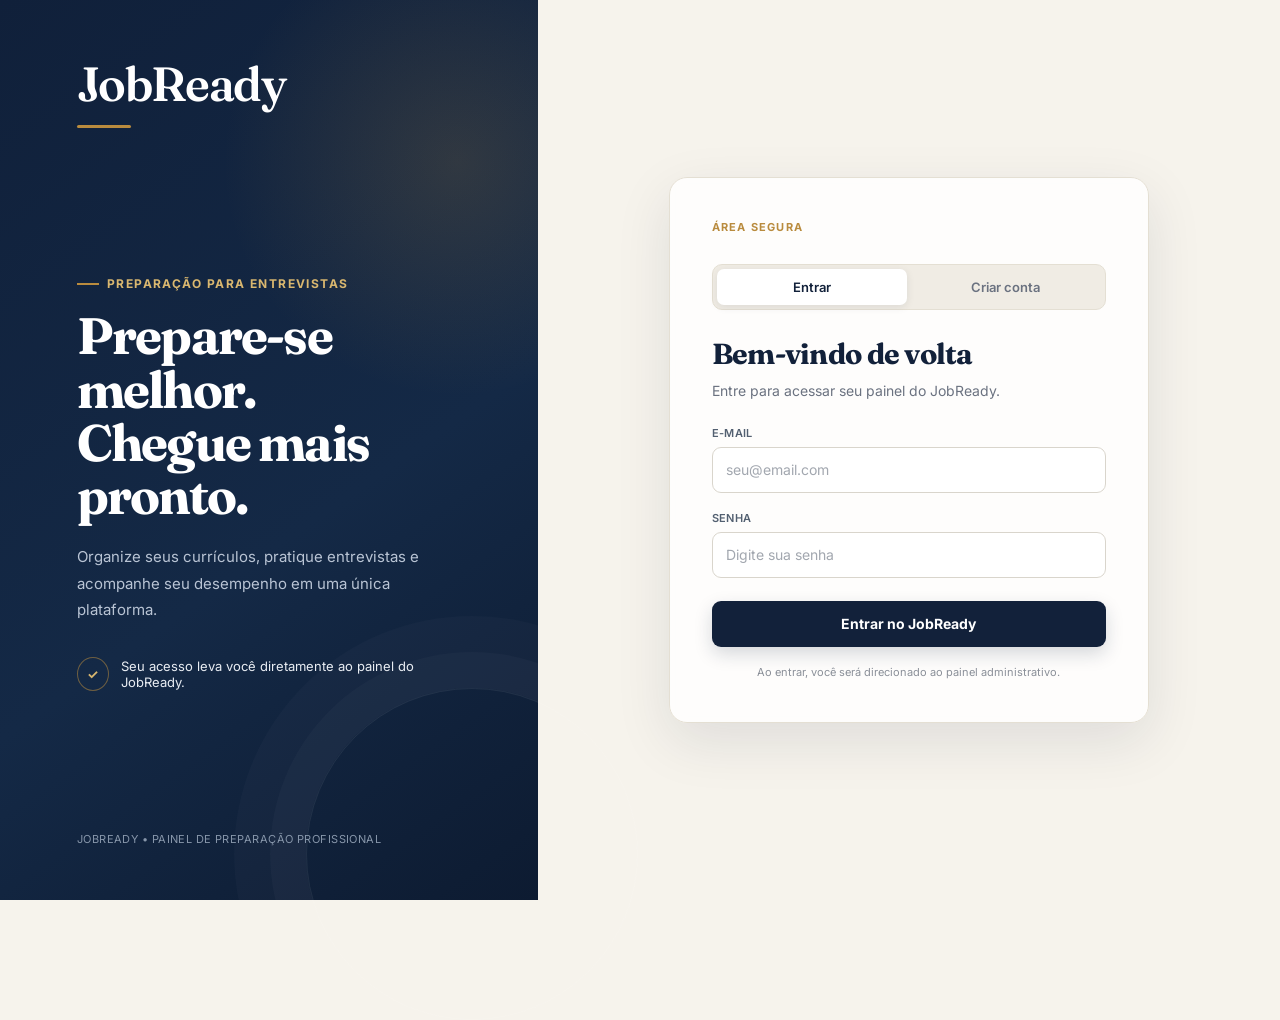
<file: job_correto/jobready-frontend/index.html>
<!DOCTYPE html>
<html lang="pt-br">
<head>
<meta charset="UTF-8">
<meta name="viewport" content="width=device-width, initial-scale=1.0">
<title>JobReady — Início</title>
<link rel="preconnect" href="https://fonts.googleapis.com">
<link href="https://fonts.googleapis.com/css2?family=Fraunces:wght@500;600&family=Inter:wght@400;500;600&display=swap" rel="stylesheet">
<link rel="stylesheet" href="css/style.css">
</head>
<body>
<div class="layout">
  <aside class="sidebar" id="sidebar" data-active="home"></aside>
  <main class="main">
    <div class="page-header">
      <div>
        <h1>Bem-vindo ao JobReady</h1>
        <p>Painel administrativo do CRUD das principais entidades do sistema.</p>
      </div>
    </div>
    <p style="max-width:640px;line-height:1.6;color:#3d3d3d;">
      O JobReady ajuda estudantes e candidatos a se prepararem para entrevistas de emprego,
      simulando entrevistas, dando feedback de desempenho e organizando currículos e perguntas
      frequentes. Use o menu ao lado para gerenciar (cadastrar, listar, editar e excluir) os
      dados de cada entidade do sistema.
    </p>
  </main>
</div>
<script src="js/config.js"></script>
<script src="js/auth.js"></script>
<script src="js/nav.js"></script>

</body>
</html>
</file>
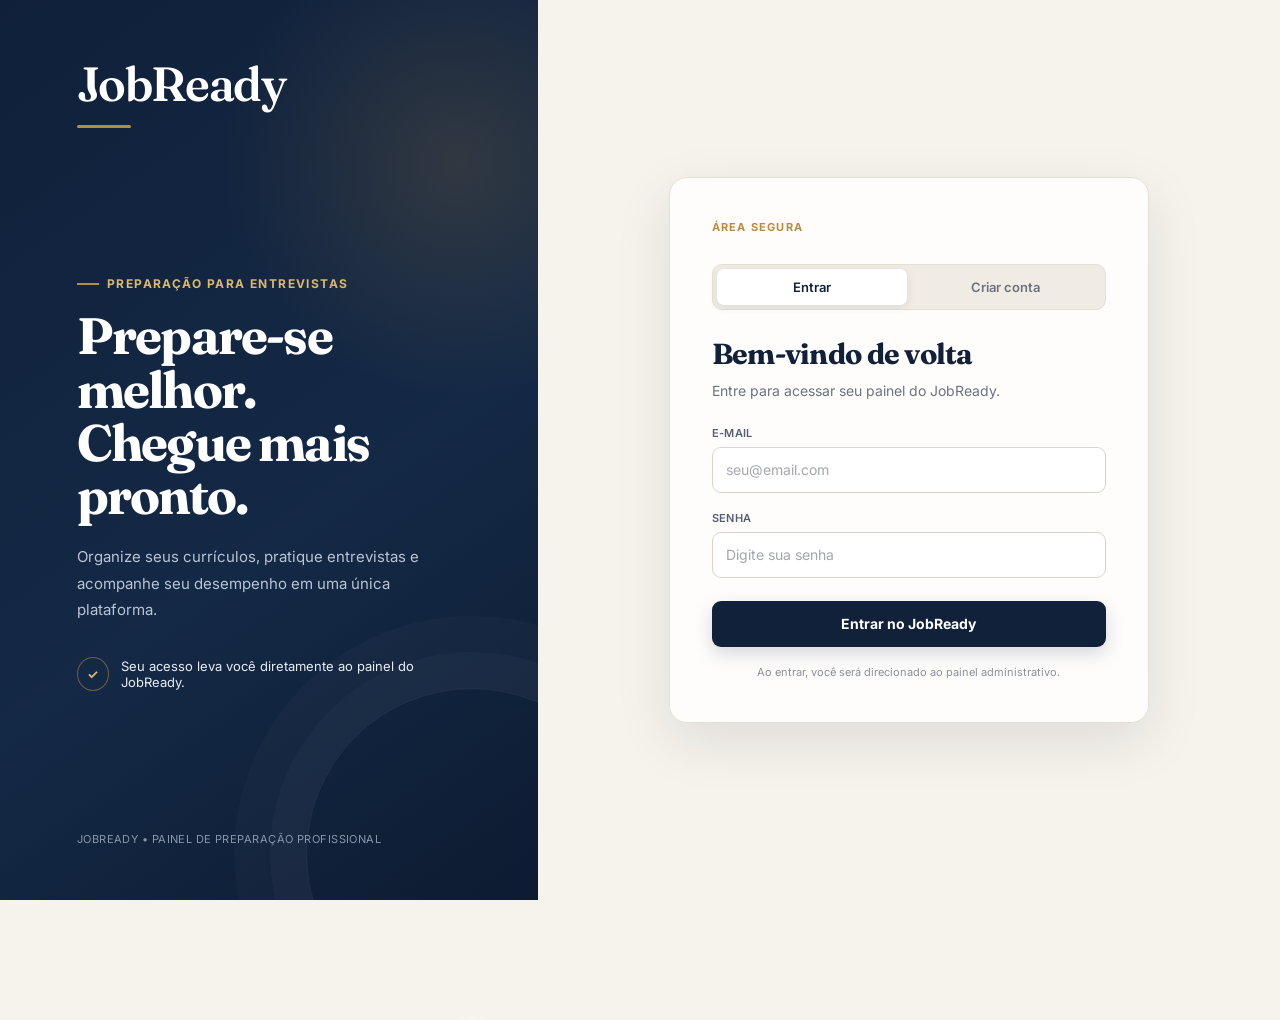
<file: job_correto/jobready-frontend/curriculos.html>
<!DOCTYPE html>
<html lang="pt-br">
<head>
<meta charset="UTF-8">
<meta name="viewport" content="width=device-width, initial-scale=1.0">
<title>JobReady — Currículos</title>
<link rel="preconnect" href="https://fonts.googleapis.com">
<link href="https://fonts.googleapis.com/css2?family=Fraunces:wght@500;600&family=Inter:wght@400;500;600&display=swap" rel="stylesheet">
<link rel="stylesheet" href="css/style.css">
<style>
  .cv-stats { display: grid; grid-template-columns: repeat(auto-fit, minmax(170px, 1fr)); gap: 14px; margin-bottom: 22px; }
  .cv-stat { background: var(--card); border-radius: 12px; padding: 16px 18px; box-shadow: 0 1px 3px rgba(18,33,58,.08); }
  .cv-stat .label { font-size: 11px; font-weight: 600; text-transform: uppercase; letter-spacing: .04em; color: var(--muted); }
  .cv-stat .valor { font: 600 26px 'Fraunces', Georgia, serif; color: var(--navy); margin-top: 4px; }
  .cv-stat .valor small { font: 500 13px Inter, sans-serif; color: var(--muted); }

  .cv-card { background: var(--card); border-radius: 12px; padding: 24px 26px; box-shadow: 0 1px 3px rgba(18,33,58,.08); margin-bottom: 18px; position: relative; }
  .cv-head { display: flex; align-items: center; gap: 22px; flex-wrap: wrap; }

  .score-circle { width: 92px; height: 92px; border-radius: 50%; display: flex; flex-direction: column; align-items: center; justify-content: center; background: var(--navy); color: #fff; flex-shrink: 0; }
  .score-circle strong { font: 600 29px 'Fraunces', serif; line-height: 1; }
  .score-circle small { font-size: 11px; opacity: .8; margin-top: 3px; }
  .score-circle.alta { background: var(--sage); }
  .score-circle.media { background: var(--gold); }
  .score-circle.baixa { background: var(--danger); }
  .score-circle.vazia { background: transparent; border: 2px dashed var(--border); color: var(--muted); }
  .score-circle.vazia strong { font-size: 24px; }

  .cv-info { flex: 1; min-width: 220px; }
  .cv-nome { font: 600 20px 'Fraunces', Georgia, serif; color: var(--navy); margin: 0 0 6px; word-break: break-word; }
  .cv-meta { display: flex; gap: 8px; flex-wrap: wrap; align-items: center; font-size: 13px; color: var(--muted); }
  .badge-nivel { color: #fff; }
  .badge-nivel.alta { background: var(--sage); }
  .badge-nivel.media { background: var(--gold); }
  .badge-nivel.baixa { background: var(--danger); }
  .badge-link { border: none; cursor: pointer; font-family: inherit; }
  .badge-link:hover { background: #E4DFD3; }

  .cv-actions { display: flex; gap: 8px; flex-wrap: wrap; margin-left: auto; }

  .cv-body { margin-top: 20px; padding-top: 20px; border-top: 1px solid var(--border); }
  .cv-geral { margin: 0 0 16px; font-size: 14px; line-height: 1.6; }
  .cv-cols { display: grid; grid-template-columns: 1fr 1fr; gap: 14px; }
  .cv-box { border: 1px solid var(--border); border-left-width: 4px; border-radius: 10px; padding: 14px 16px; background: #FDFCFA; }
  .cv-box.fortes { border-left-color: var(--sage); }
  .cv-box.melhorar { border-left-color: var(--gold); }
  .cv-box h3 { margin: 0 0 8px; font: 600 11px Inter, sans-serif; text-transform: uppercase; letter-spacing: .05em; color: var(--muted); }
  .cv-box p { margin: 0; font-size: 14px; line-height: 1.6; white-space: pre-wrap; color: #333; }
  .cv-box p.vazio { color: var(--muted); font-style: italic; }
  .cv-hint { margin: 0; padding: 14px 16px; border-radius: 10px; background: #FBF7EE; color: #7A5E27; font-size: 13px; line-height: 1.5; }
  .cv-hint.stale { background: #FBEAE4; color: var(--danger); }

  .cv-loading { position: absolute; inset: 0; background: rgba(255,255,255,.88); border-radius: 12px; display: flex; flex-direction: column; align-items: center; justify-content: center; gap: 12px; color: var(--muted); font-size: 14px; z-index: 2; }
  .spinner { width: 32px; height: 32px; border: 3px solid #EFEAE0; border-top-color: var(--gold); border-radius: 50%; animation: spin 1s linear infinite; }
  @keyframes spin { to { transform: rotate(360deg); } }

  .cv-vazio { background: var(--card); border-radius: 12px; padding: 54px 24px; text-align: center; box-shadow: 0 1px 3px rgba(18,33,58,.08); }
  .cv-vazio .icone { font-size: 38px; margin-bottom: 10px; }
  .cv-vazio h2 { margin: 0 0 6px; font-size: 20px; color: var(--navy); }
  .cv-vazio p { margin: 0 0 20px; color: var(--muted); font-size: 14px; }

  .file-picker { display: flex; align-items: center; gap: 12px; flex-wrap: wrap; }
  .file-picker input[type=file] { position: absolute; width: 1px; height: 1px; opacity: 0; overflow: hidden; }
  .file-picker .file-picker-label { display: inline-block; width: auto; margin: 0; padding: 9px 14px; border: 1px dashed var(--navy); border-radius: 8px; color: var(--navy); background: #FDFCFA; cursor: pointer; font-size: 13px; font-weight: 600; text-transform: none; letter-spacing: 0; }
  .file-picker .file-picker-label:hover { background: #EFEAE0; }
  .file-picker #file-name { font-size: 13px; color: var(--muted); word-break: break-all; }
  .field-help { display: block; margin-top: 6px; font-size: 12px; color: var(--muted); line-height: 1.4; }
  .nota-linha { display: flex; align-items: center; gap: 10px; }

  @media (max-width: 760px) {
    .cv-cols { grid-template-columns: 1fr; }
    .cv-actions { margin-left: 0; }
    .cv-card { padding: 20px 18px; }
  }
</style>
</head>
<body>
<div class="layout">
  <aside class="sidebar" id="sidebar" data-active="curriculos"></aside>
  <main class="main">
    <div class="page-header">
      <div>
        <h1>Currículos</h1>
        <p>Envie seu currículo e receba uma nota de 0 a 10 com pontos fortes e sugestões de melhoria.</p>
      </div>
      <button class="btn btn-primary" id="btn-novo">+ Novo</button>
    </div>

    <div class="alert" id="crud-alert" style="display:none;"></div>

    <div class="cv-stats" id="cv-stats" style="display:none;"></div>
    <div id="cv-lista"></div>

    <div class="modal-backdrop" id="crud-modal-backdrop">
      <div class="modal">
        <h2 id="crud-modal-title">Novo Currículo</h2>
        <form id="curriculo-form">
          <div class="field">
            <label>Anexo do currículo</label>
            <div class="file-picker">
              <input id="arquivo" type="file" name="arquivo" accept=".pdf,.png,.jpg,.jpeg,.gif,.webp,.doc,.docx,.txt,.rtf,.odt,.heic">
              <label for="arquivo" class="file-picker-label">Escolher arquivo</label>
              <span id="file-name">Nenhum arquivo selecionado</span>
            </div>
            <small class="field-help">PDF, imagens ou documentos. Tamanho máximo: 10 MB. Para a IA ler o currículo, prefira PDF ou imagem.</small>
          </div>

          <div class="field">
            <label>Conteúdo extraído / observações</label>
            <textarea name="conteudo_texto" placeholder="Opcional"></textarea>
          </div>
          <div class="field" id="nota-ia-field" style="display:none;">
            <label>Nota da IA</label>
            <div id="nota-ia-valor" class="nota-linha"></div>
            <small class="field-help">Gerada por "Avaliar com IA". Se você alterar o anexo ou o texto do currículo, ela é descartada e precisa ser reavaliada.</small>
          </div>
          <div class="field">
            <label>Pontos fortes</label>
            <textarea name="pontos_fortes" placeholder="Opcional"></textarea>
            <small class="field-help">Preenchido automaticamente ao usar "Avaliar com IA", mas pode ser editado.</small>
          </div>
          <div class="field">
            <label>Pontos a melhorar</label>
            <textarea name="pontos_a_melhorar" placeholder="Opcional"></textarea>
            <small class="field-help">Preenchido automaticamente ao usar "Avaliar com IA", mas pode ser editado.</small>
          </div>

          <div class="modal-actions">
            <button type="button" class="btn btn-secondary" id="btn-cancelar">Cancelar</button>
            <button type="submit" class="btn btn-primary" id="btn-salvar">Salvar currículo</button>
          </div>
        </form>
      </div>
    </div>
  </main>
</div>

<script src="js/config.js"></script>
<script src="js/auth.js"></script>
<script src="js/nav.js"></script>
<script>
if (exigirLogin()) {
  const apiUrl = `${API_BASE_URL}/api/curriculos`;
  const listaEl = document.getElementById("cv-lista");
  const statsEl = document.getElementById("cv-stats");
  const modalBackdrop = document.getElementById("crud-modal-backdrop");
  const modalTitle = document.getElementById("crud-modal-title");
  const form = document.getElementById("curriculo-form");
  const alertBox = document.getElementById("crud-alert");
  const btnSalvar = document.getElementById("btn-salvar");
  const fileInput = document.getElementById("arquivo");
  const fileName = document.getElementById("file-name");
  let items = [];
  let editingId = null;
  let avaliandoIds = new Set();
  let destaqueId = null;

  const MARCADOR_GERAL = "Avaliação geral:";

  function escapeHtml(value) {
    return String(value ?? "")
      .replaceAll("&", "&amp;").replaceAll("<", "&lt;").replaceAll(">", "&gt;")
      .replaceAll('"', "&quot;").replaceAll("'", "&#039;");
  }

  function showAlert(msg, type = "error") {
    alertBox.textContent = msg;
    alertBox.className = `alert alert-${type}`;
    alertBox.style.display = "block";
    clearTimeout(showAlert.timer);
    showAlert.timer = setTimeout(() => alertBox.style.display = "none", 5000);
  }

  function formatDate(value) {
    if (!value) return "—";
    const date = new Date(/(Z|[+-]\d\d:?\d\d)$/.test(value) ? value : `${value}Z`);
    return Number.isNaN(date.getTime())
      ? value
      : date.toLocaleString("pt-BR", { dateStyle: "short", timeStyle: "short" });
  }

  const fmtNota = (n) => (Number.isInteger(n) ? String(n) : n.toFixed(1));
  const temNota = (i) => i.nota_ia !== null && i.nota_ia !== undefined;
  const nivel = (n) => (n >= 7 ? "alta" : n >= 5 ? "media" : "baixa");
  const rotuloNivel = (n) => (n >= 8.5 ? "Excelente" : n >= 7 ? "Bom" : n >= 5 ? "Regular" : "Precisa melhorar");

  function notaBadge(nota) {
    return `<span class="badge badge-nivel ${nivel(nota)}" style="font-size:12px;">${fmtNota(nota)}/10 · ${rotuloNivel(nota)}</span>`;
  }

  function separarGeral(texto) {
    const t = String(texto ?? "");
    const pos = t.indexOf(MARCADOR_GERAL);
    if (pos === -1) return { melhorar: t.trim(), geral: "" };
    return { melhorar: t.slice(0, pos).trim(), geral: t.slice(pos + MARCADOR_GERAL.length).trim() };
  }

  function renderResumo() {
    if (!items.length) { statsEl.style.display = "none"; return; }
    const notas = items.filter(temNota).map((i) => i.nota_ia);
    const melhor = notas.length ? Math.max(...notas) : null;
    const media = notas.length ? notas.reduce((a, b) => a + b, 0) / notas.length : null;
    const stat = (label, valor, extra = "") =>
      `<div class="cv-stat"><div class="label">${label}</div><div class="valor">${valor}${extra}</div></div>`;
    statsEl.innerHTML =
      stat("Currículos", items.length) +
      stat("Avaliados pela IA", notas.length, `<small> / ${items.length}</small>`) +
      stat("Melhor nota", melhor !== null ? fmtNota(melhor) : "—", melhor !== null ? "<small> /10</small>" : "") +
      stat("Nota média", media !== null ? fmtNota(Math.round(media * 10) / 10) : "—", media !== null ? "<small> /10</small>" : "");
    statsEl.style.display = "grid";
  }

  function renderCard(item) {
    const avaliado = temNota(item);
    const temTexto = !!(item.pontos_fortes || item.pontos_a_melhorar);
    const { melhorar, geral } = separarGeral(item.pontos_a_melhorar);
    const avaliando = avaliandoIds.has(item.id);

    const circulo = avaliado
      ? `<div class="score-circle ${nivel(item.nota_ia)}"><strong>${fmtNota(item.nota_ia)}</strong><small>de 10</small></div>`
      : `<div class="score-circle vazia"><strong>?</strong><small>sem nota</small></div>`;

    const anexo = item.tem_anexo
      ? `<button class="badge badge-link" data-action="open-file" data-id="${item.id}" title="Abrir o anexo">📎 Abrir anexo</button>`
      : `<span class="badge">Sem anexo</span>`;

    let corpo;
    if (temTexto) {
      const aviso = !avaliado
        ? `<p class="cv-hint stale" style="margin-bottom:14px;">Este currículo tem feedback, mas ainda não tem nota (a avaliação é anterior às notas ou o conteúdo mudou depois dela). Clique em <strong>Reavaliar com IA</strong> para gerar a nota.</p>`
        : "";
      corpo = `
        ${aviso}
        ${geral ? `<p class="cv-geral">${escapeHtml(geral)}</p>` : ""}
        <div class="cv-cols">
          <div class="cv-box fortes">
            <h3>Pontos fortes</h3>
            ${item.pontos_fortes ? `<p>${escapeHtml(item.pontos_fortes)}</p>` : `<p class="vazio">Nada registrado.</p>`}
          </div>
          <div class="cv-box melhorar">
            <h3>A melhorar</h3>
            ${melhorar ? `<p>${escapeHtml(melhorar)}</p>` : `<p class="vazio">Nada registrado.</p>`}
          </div>
        </div>`;
    } else {
      corpo = `<p class="cv-hint">Este currículo ainda não foi avaliado. Clique em <strong>Avaliar com IA</strong> para receber uma nota de 0 a 10, os pontos fortes e sugestões de melhoria.</p>`;
    }

    const card = document.createElement("div");
    card.className = "cv-card" + (item.id === destaqueId ? " row-destaque" : "");
    card.dataset.id = item.id;
    card.innerHTML = `
      ${avaliando ? `<div class="cv-loading"><div class="spinner"></div><strong>Avaliando seu currículo…</strong><span style="font-size:12px;">O Gemini está lendo o documento. Leva alguns segundos.</span></div>` : ""}
      <div class="cv-head">
        ${circulo}
        <div class="cv-info">
          <h2 class="cv-nome">${escapeHtml(item.nome_arquivo)}</h2>
          <div class="cv-meta">
            <span>#${item.id}</span><span>·</span>
            <span>Enviado em ${escapeHtml(formatDate(item.enviado_em))}</span>
            ${anexo}
            ${avaliado ? notaBadge(item.nota_ia) : ""}
          </div>
          ${avaliado && item.avaliado_em ? `<div class="cv-meta" style="margin-top:6px;font-size:12px;">Avaliado em ${escapeHtml(formatDate(item.avaliado_em))}</div>` : ""}
        </div>
        <div class="cv-actions">
          <button class="btn btn-ai btn-sm" data-action="avaliar" data-id="${item.id}">✦ ${avaliado || temTexto ? "Reavaliar" : "Avaliar"} com IA</button>
          <button class="btn btn-secondary btn-sm" data-action="edit" data-id="${item.id}">Editar</button>
          <button class="btn btn-danger btn-sm" data-action="delete" data-id="${item.id}">Excluir</button>
        </div>
      </div>
      <div class="cv-body">${corpo}</div>`;
    return card;
  }

  function render() {
    renderResumo();
    listaEl.innerHTML = "";
    if (!items.length) {
      listaEl.innerHTML = `
        <div class="cv-vazio">
          <div class="icone">📄</div>
          <h2>Nenhum currículo por aqui ainda</h2>
          <p>Envie seu currículo para a IA avaliar, dar uma nota e apontar o que melhorar.</p>
          <button class="btn btn-ai" id="btn-vazio-novo">+ Enviar meu primeiro currículo</button>
        </div>`;
      document.getElementById("btn-vazio-novo").addEventListener("click", () => abrir());
      return;
    }
    [...items].sort((a, b) => b.id - a.id).forEach((item) => listaEl.appendChild(renderCard(item)));
  }

  async function carregar() {
    try {
      const res = await fetch(apiUrl, { headers: authHeaders() });
      if (res.status === 401) { limparSessao(); window.location.replace("login.html"); return; }
      const data = await res.json();
      if (!res.ok) throw new Error(data.erro || "Não foi possível carregar os currículos.");
      items = data;
      render();
    } catch (error) {
      showAlert(error.message || `Não foi possível conectar à API em ${API_BASE_URL}.`);
    }
  }

  function abrir(item = null) {
    editingId = item ? item.id : null;
    modalTitle.textContent = item ? "Editar Currículo" : "Novo Currículo";
    form.reset();
    fileName.textContent = "Nenhum arquivo selecionado";
    const notaField = document.getElementById("nota-ia-field");
    const comNota = item && temNota(item);
    notaField.style.display = comNota ? "block" : "none";
    if (comNota) document.getElementById("nota-ia-valor").innerHTML = notaBadge(item.nota_ia);
    if (item) {
      form.conteudo_texto.value = item.conteudo_texto ?? "";
      form.pontos_fortes.value = item.pontos_fortes ?? "";
      form.pontos_a_melhorar.value = item.pontos_a_melhorar ?? "";
      if (item.nome_arquivo) fileName.textContent = `Anexo atual: ${item.nome_arquivo}`;
    }
    modalBackdrop.classList.add("open");
  }

  function fechar() {
    modalBackdrop.classList.remove("open");
    editingId = null;
  }

  async function salvar(event) {
    event.preventDefault();
    const dados = new FormData();
    dados.append("conteudo_texto", form.conteudo_texto.value);
    dados.append("pontos_fortes", form.pontos_fortes.value);
    dados.append("pontos_a_melhorar", form.pontos_a_melhorar.value);
    if (fileInput.files[0]) dados.append("arquivo", fileInput.files[0]);
    else if (!editingId) dados.append("nome_arquivo", "curriculo-sem-anexo");

    btnSalvar.disabled = true;
    btnSalvar.textContent = "Salvando...";
    try {
      const url = editingId ? `${apiUrl}/${editingId}` : apiUrl;
      const res = await fetch(url, {
        method: editingId ? "PUT" : "POST",
        headers: authHeaders(),
        body: dados,
      });
      if (res.status === 401) { limparSessao(); window.location.replace("login.html"); return; }
      const payload = await res.json();
      if (!res.ok) throw new Error(payload.erro || "Não foi possível salvar o currículo.");
      showAlert(editingId ? "Currículo atualizado com sucesso." : "Currículo enviado com sucesso.", "success");
      destaqueId = payload.id;
      setTimeout(() => { destaqueId = null; }, 6000);
      fechar();
      await carregar();
    } catch (error) {
      showAlert(error.message || "Erro ao salvar o currículo.");
    } finally {
      btnSalvar.disabled = false;
      btnSalvar.textContent = "Salvar currículo";
    }
  }

  async function avaliarComIA(id) {
    avaliandoIds.add(id);
    render();
    try {
      const res = await fetch(`${API_BASE_URL}/api/curriculos/${id}/avaliar`, {
        method: "POST",
        headers: authHeaders(),
      });
      if (res.status === 401) { limparSessao(); window.location.replace("login.html"); return; }
      const payload = await res.json();
      if (!res.ok) throw new Error(payload.erro || "Não foi possível avaliar o currículo.");

      const idx = items.findIndex(i => i.id === payload.id);
      if (idx !== -1) items[idx] = payload;
      destaqueId = payload.id;
      setTimeout(() => { destaqueId = null; }, 6000);
      showAlert(`Avaliação pronta: nota ${fmtNota(payload.nota_ia)}/10.`, "success");
    } catch (error) {
      showAlert(error.message || "Não foi possível avaliar o currículo com IA.");
    } finally {
      avaliandoIds.delete(id);
      render();
      document.querySelector(`.cv-card[data-id="${id}"]`)?.scrollIntoView({ behavior: "smooth", block: "nearest" });
    }
  }

  async function abrirArquivo(id) {
    try {
      const res = await fetch(`${API_BASE_URL}/api/curriculos/${id}/arquivo`, { headers: authHeaders() });
      if (res.status === 401) { limparSessao(); window.location.replace("login.html"); return; }
      if (!res.ok) {
        const payload = await res.json().catch(() => ({}));
        throw new Error(payload.erro || "Não foi possível abrir o anexo.");
      }
      const blob = await res.blob();
      const url = URL.createObjectURL(blob);
      window.open(url, "_blank", "noopener");
      setTimeout(() => URL.revokeObjectURL(url), 60000);
    } catch (error) {
      showAlert(error.message || "Não foi possível abrir o anexo.");
    }
  }

  async function excluir(id) {
    if (!confirm("Tem certeza que deseja excluir este currículo e seu anexo?")) return;
    try {
      const res = await fetch(`${apiUrl}/${id}`, { method: "DELETE", headers: authHeaders() });
      if (res.status === 401) { limparSessao(); window.location.replace("login.html"); return; }
      const payload = await res.json();
      if (!res.ok) throw new Error(payload.erro || "Não foi possível excluir.");
      showAlert("Currículo excluído com sucesso.", "success");
      carregar();
    } catch (error) { showAlert(error.message); }
  }

  document.getElementById("btn-novo").addEventListener("click", () => abrir());
  document.getElementById("btn-cancelar").addEventListener("click", fechar);
  modalBackdrop.addEventListener("click", e => { if (e.target === modalBackdrop) fechar(); });
  form.addEventListener("submit", salvar);
  fileInput.addEventListener("change", () => {
    fileName.textContent = fileInput.files[0] ? fileInput.files[0].name : "Nenhum arquivo selecionado";
  });
  listaEl.addEventListener("click", e => {
    const btn = e.target.closest("button[data-action]");
    if (!btn) return;
    const item = items.find(i => i.id === Number(btn.dataset.id));
    if (!item) return;
    if (btn.dataset.action === "edit") abrir(item);
    if (btn.dataset.action === "delete") excluir(item.id);
    if (btn.dataset.action === "open-file") abrirArquivo(item.id);
    if (btn.dataset.action === "avaliar" && !avaliandoIds.has(item.id)) avaliarComIA(item.id);
  });

  carregar();
}
</script>
</body>
</html>
</file>
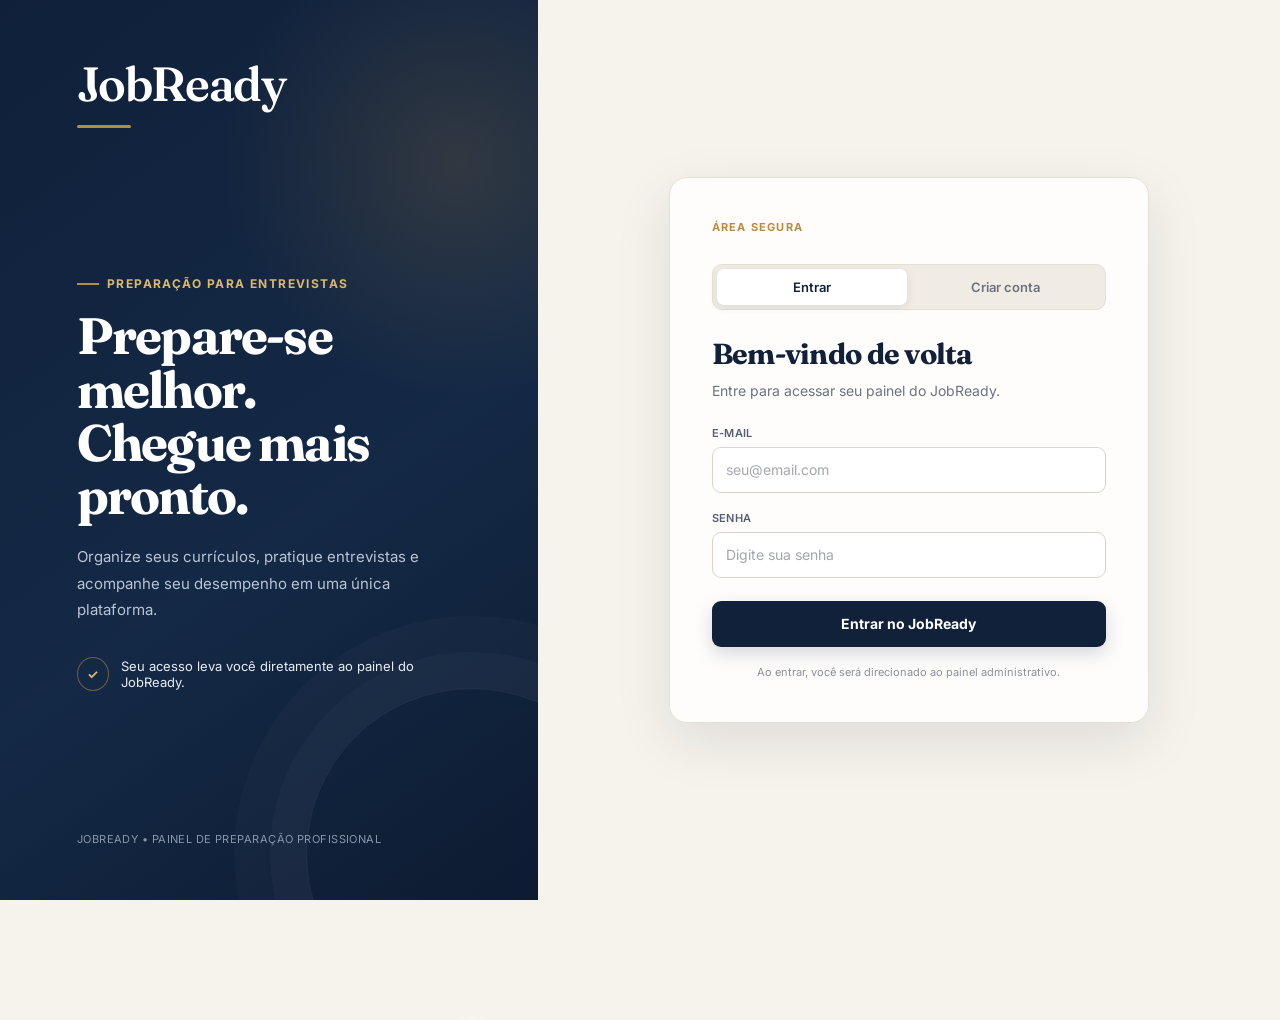
<file: job_correto/jobready-frontend/desempenho.html>
<!DOCTYPE html>
<html lang="pt-br">
<head>
<meta charset="UTF-8">
<meta name="viewport" content="width=device-width, initial-scale=1.0">
<title>JobReady — Desempenho</title>
<link rel="preconnect" href="https://fonts.googleapis.com">
<link href="https://fonts.googleapis.com/css2?family=Fraunces:wght@500;600&family=Inter:wght@400;500;600&display=swap" rel="stylesheet">
<link rel="stylesheet" href="css/style.css">
<style>
  .stats-grid { display: grid; grid-template-columns: repeat(auto-fit, minmax(160px, 1fr)); gap: 14px; margin-bottom: 28px; }
  .stat-card { background: var(--card); border: 1px solid var(--border); border-radius: 12px; padding: 18px; }
  .stat-card small { display: block; color: var(--muted); font-size: 12px; margin-bottom: 6px; }
  .stat-card strong { font-family: 'Fraunces', Georgia, serif; font-size: 28px; color: var(--navy); }
  h2.section-title { font-size: 20px; color: var(--navy); margin: 0 0 6px; }
  .section-hint { color: var(--muted); font-size: 13px; margin: 0 0 14px; }
  .badge-ok { background: #EAF1EC; color: var(--sage); }
  .badge-warn { background: #F6EBD5; color: var(--gold); }
  .badge-bad { background: #FBEAE4; color: var(--danger); }
</style>
</head>
<body>
<div class="layout">
  <aside class="sidebar" id="sidebar" data-active="desempenho"></aside>
  <main class="main">
    <div class="page-header">
      <div>
        <h1>Desempenho</h1>
        <p>Estatísticas das suas respostas avaliadas e categorias com notas baixas em sequência.</p>
      </div>
    </div>

    <div class="alert alert-error" id="alerta" style="display:none;"></div>

    <div class="stats-grid" id="stats"></div>
    <div class="empty-state" id="sem-dados" style="display:none;">
      Você ainda não tem respostas avaliadas. Responda perguntas e peça a avaliação para ver seu desempenho aqui.
    </div>

    <h2 class="section-title">Gargalos detectados</h2>
    <p class="section-hint" id="criterio"></p>
    <table id="tabela-gargalos" style="display:none;">
      <thead>
        <tr><th>Categoria</th><th>Maior sequência de notas baixas</th><th>Média na sequência</th><th>Situação</th></tr>
      </thead>
      <tbody></tbody>
    </table>
    <div class="empty-state" id="sem-gargalos" style="display:none;">Nenhum gargalo detectado. Continue assim!</div>
  </main>
</div>

<script src="js/config.js"></script>
<script src="js/auth.js"></script>
<script src="js/nav.js"></script>
<script>
function escapeHtml(value) {
  return String(value ?? "")
    .replaceAll("&", "&amp;").replaceAll("<", "&lt;").replaceAll(">", "&gt;")
    .replaceAll('"', "&quot;").replaceAll("'", "&#039;");
}

const STATUS = {
  sem_dados: ["Sem dados", ""],
  dados_insuficientes: ["Dados insuficientes", ""],
  consistente: ["Consistente", "badge-ok"],
  moderado: ["Moderado", "badge-warn"],
  inconsistente: ["Inconsistente", "badge-bad"],
};

const fmt = (n) => (n === null || n === undefined ? "—" : Number(n).toFixed(1).replace(".", ","));

async function carregar() {
  const alerta = document.getElementById("alerta");
  try {
    const resp = await fetch(`${API_BASE_URL}/api/desempenho`, { headers: authHeaders() });
    if (resp.status === 401) { limparSessao(); window.location.replace("login.html"); return; }
    const data = await resp.json();
    if (!resp.ok) throw new Error(data.erro || "Falha ao carregar o desempenho.");
    renderizar(data);
  } catch (e) {
    alerta.textContent = e.message;
    alerta.style.display = "block";
  }
}

function renderizar({ estatisticas: e, gargalos, criterios }) {
  const [rotulo, classe] = STATUS[e.status_consistencia] || [e.status_consistencia, ""];
  document.getElementById("stats").innerHTML = [
    ["Respostas avaliadas", e.total_tentativas],
    ["Média das notas", fmt(e.media_notas)],
    ["Maior nota", fmt(e.maior_nota)],
    ["Menor nota", fmt(e.menor_nota)],
    ["Amplitude", fmt(e.amplitude)],
  ].map(([l, v]) => `<div class="stat-card"><small>${l}</small><strong>${v}</strong></div>`).join("") +
    `<div class="stat-card"><small>Consistência</small><span class="badge ${classe}">${escapeHtml(rotulo)}</span></div>`;

  document.getElementById("sem-dados").style.display = e.total_tentativas ? "none" : "block";
  document.getElementById("criterio").textContent =
    `Categorias com ${criterios.tamanho_minimo_sequencia} ou mais notas seguidas abaixo de ${fmt(criterios.nota_minima_adequada)}.`;

  const tabela = document.getElementById("tabela-gargalos");
  const vazio = document.getElementById("sem-gargalos");
  if (!gargalos.length) {
    tabela.style.display = "none";
    vazio.style.display = e.total_tentativas ? "block" : "none";
    return;
  }
  vazio.style.display = "none";
  tabela.style.display = "";
  tabela.querySelector("tbody").innerHTML = gargalos.map((g) => `
    <tr>
      <td>${escapeHtml(g.categoria)}</td>
      <td>${g.maior_sequencia_baixa}</td>
      <td>${fmt(g.media_na_sequencia)}</td>
      <td><span class="badge ${g.em_andamento ? "badge-bad" : "badge-warn"}">${g.em_andamento ? "Ainda ativo" : "Superado"}</span></td>
    </tr>`).join("");
}

document.addEventListener("DOMContentLoaded", carregar);
</script>
</body>
</html>
</file>
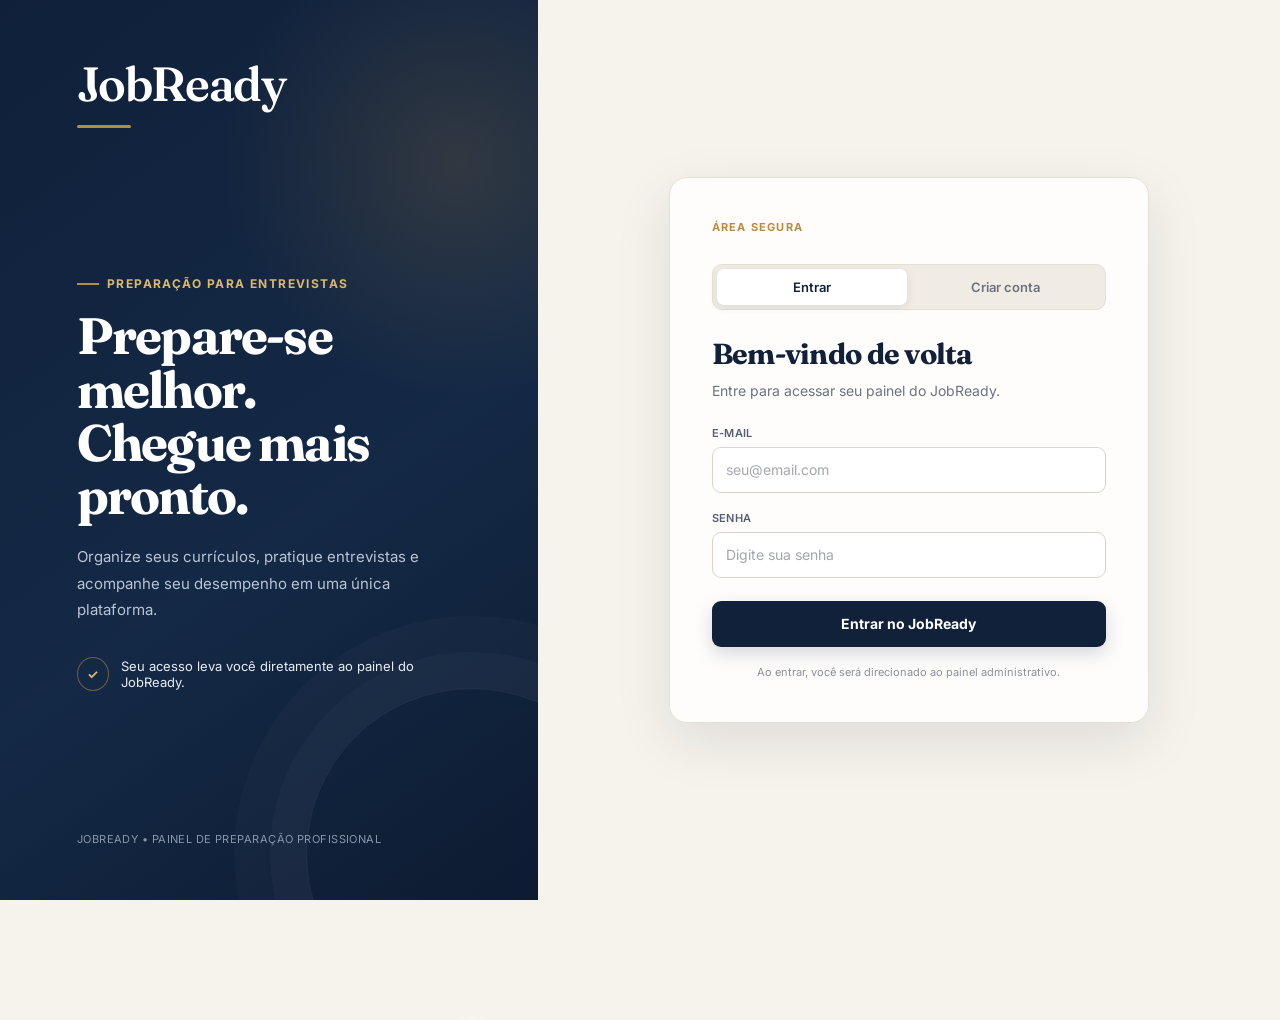
<file: job_correto/jobready-frontend/entrevistas.html>
<!DOCTYPE html>
<html lang="pt-br">
<head>
<meta charset="UTF-8">
<meta name="viewport" content="width=device-width, initial-scale=1.0">
<title>JobReady — Entrevistas</title>
<link rel="preconnect" href="https://fonts.googleapis.com">
<link href="https://fonts.googleapis.com/css2?family=Fraunces:wght@500;600&family=Inter:wght@400;500;600&display=swap" rel="stylesheet">
<link rel="stylesheet" href="css/style.css">
</head>
<body>
<div class="layout">
  <aside class="sidebar" id="sidebar" data-active="entrevistas"></aside>
  <main class="main">
    <div class="page-header">
      <div>
        <h1>Entrevistas</h1>
        <p>Simulações de entrevista realizadas pelos usuários.</p>
      </div>
      <a class="btn btn-ai" href="simulacao.html" style="text-decoration:none;">Simulação</a>
    </div>

    <div class="alert" id="crud-alert" style="display:none;"></div>

    <table id="crud-table">
      <thead>
        <tr>
          <th>ID</th>
          <th>Tipo</th>
          <th>Status</th>
          <th>Pontuação</th>
          <th></th>
        </tr>
      </thead>
      <tbody></tbody>
    </table>
    <div class="empty-state" id="empty-state" style="display:none;">Nenhum registro cadastrado ainda.</div>
  </main>
</div>

<script src="js/config.js"></script>
<script src="js/auth.js"></script>
<script src="js/nav.js"></script>
<script src="js/crud.js"></script>
<script>
const TIPOS_ROTULO = {
  simulacao_cronometrada: "Simulação",
  pratica_perguntas: "Prática de perguntas",
};
const ehSimulacao = (e) => e.tipo === "simulacao_cronometrada";

initCrudPage({
  extraActions: (e) => {
    if (!ehSimulacao(e)) return "";
    if (e.status === "em_andamento") {
      return `<button class="btn btn-ai btn-sm" data-action="rever" data-id="${e.id}">Continuar</button>`;
    }
    if (e.status !== "concluida") return "";
    return `
      <button class="btn btn-secondary btn-sm" data-action="rever" data-id="${e.id}">Rever</button>
      <button class="btn btn-ai btn-sm" data-action="refazer" data-id="${e.id}">Tentar novamente</button>`;
  },
  onAction: async (acao, entrevista, botao) => {
    if (!entrevista) return;
    if (acao === "rever") {
      window.location.href = `simulacao.html?id=${entrevista.id}`;
    } else if (acao === "refazer") {
      botao.disabled = true;
      botao.textContent = "Preparando…";
      try {
        const res = await fetch(`${API_BASE_URL}/api/simulacoes/${entrevista.id}/refazer`, {
          method: "POST",
          headers: authHeaders(),
        });
        const payload = await res.json();
        if (!res.ok) throw new Error(payload.erro || "Não foi possível iniciar uma nova tentativa.");
        window.location.href = `simulacao.html?id=${payload.id}`;
      } catch (err) {
        const box = document.getElementById("crud-alert");
        box.textContent = err.message;
        box.className = "alert alert-error";
        box.style.display = "block";
        botao.disabled = false;
        botao.textContent = "Tentar novamente";
      }
    }
  },
  resourcePath: "/api/entrevistas",
  singular: "Entrevista",
  semEditar: true,
  columns: [
    { key: "id", label: "ID" },
    { key: "tipo", label: "Tipo", render: (e) => TIPOS_ROTULO[e.tipo] || e.tipo },
    { key: "status", label: "Status" },
    { key: "pontuacao_geral", label: "Pontuação" }
  ],
});
</script>
</body>
</html>
</file>
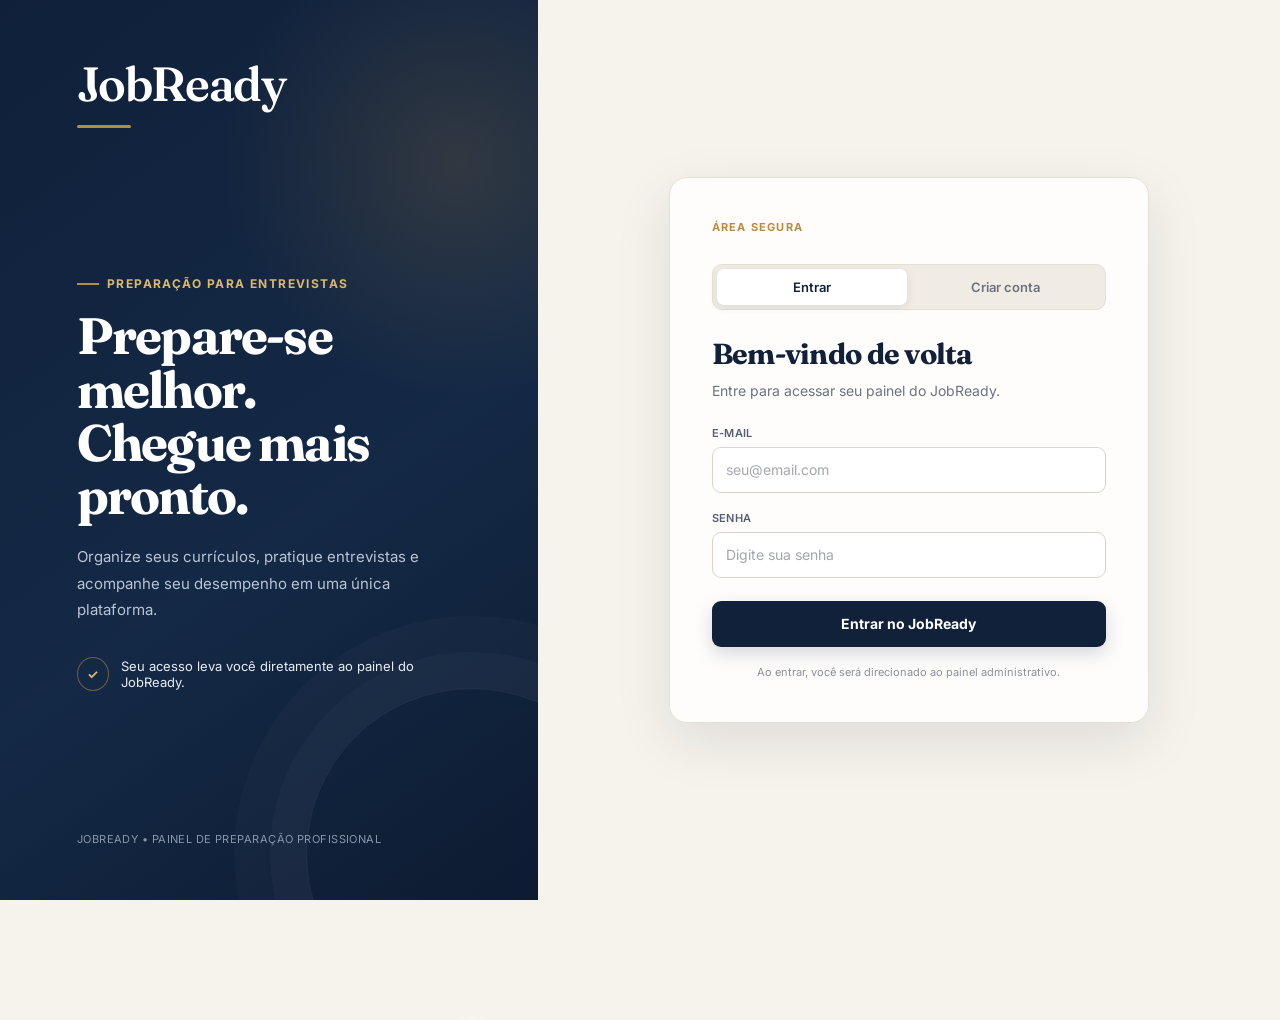
<file: job_correto/jobready-frontend/feedbacks.html>
<!DOCTYPE html>
<html lang="pt-br">
<head>
<meta charset="UTF-8">
<meta name="viewport" content="width=device-width, initial-scale=1.0">
<title>JobReady — Feedbacks</title>
<link rel="preconnect" href="https://fonts.googleapis.com">
<link href="https://fonts.googleapis.com/css2?family=Fraunces:wght@500;600&family=Inter:wght@400;500;600&display=swap" rel="stylesheet">
<link rel="stylesheet" href="css/style.css">
</head>
<body>
<div class="layout">
  <aside class="sidebar" id="sidebar" data-active="feedbacks"></aside>
  <main class="main">
    <div class="page-header">
      <div>
        <h1>Feedbacks</h1>
        <p>Feedback de desempenho gerado ao final de cada entrevista.</p>
      </div>
      <button class="btn btn-primary" id="btn-novo">+ Novo</button>
    </div>

    <div class="alert" id="crud-alert" style="display:none;"></div>

    <table id="crud-table">
      <thead>
        <tr>
          <th>ID</th>
          <th>ID da entrevista</th>
          <th>Pontuação</th>
          <th>Ponto forte</th>
          <th></th>
        </tr>
      </thead>
      <tbody></tbody>
    </table>
    <div class="empty-state" id="empty-state" style="display:none;">Nenhum registro cadastrado ainda.</div>

    <div class="modal-backdrop" id="crud-modal-backdrop">
      <div class="modal">
        <h2 id="crud-modal-title">Novo Feedback</h2>
        <form id="crud-form">
          <div class="field">
            <label>ID da entrevista</label>
            <input type="number" name="entrevista_id" required>
          </div>
          <div class="field">
            <label>Pontuação (0-10)</label>
            <input type="number" name="pontuacao" required>
          </div>
          <div class="field">
            <label>Comentário</label>
            <textarea name="comentario"></textarea>
          </div>
          <div class="field">
            <label>Ponto forte</label>
            <input type="text" name="ponto_forte">
          </div>
          <div class="field">
            <label>Ponto a melhorar</label>
            <input type="text" name="ponto_a_melhorar">
          </div>

          <div class="modal-actions">
            <button type="button" class="btn btn-secondary" id="btn-cancelar">Cancelar</button>
            <button type="submit" class="btn btn-primary">Salvar</button>
          </div>
        </form>
      </div>
    </div>
  </main>
</div>

<script src="js/config.js"></script>
<script src="js/auth.js"></script>
<script src="js/nav.js"></script>
<script src="js/crud.js"></script>
<script>
initCrudPage({
  resourcePath: "/api/feedbacks",
  singular: "Feedback",
  columns: [
    { key: "id", label: "ID" },
    { key: "entrevista_id", label: "ID da entrevista" },
    { key: "pontuacao", label: "Pontuação" },
    { key: "ponto_forte", label: "Ponto forte" }
  ],
  fields: [
    { name: "entrevista_id", type: "number" },
    { name: "pontuacao", type: "number" },
    { name: "comentario", type: "textarea" },
    { name: "ponto_forte", type: "text" },
    { name: "ponto_a_melhorar", type: "text" }
  ],
});
</script>
</body>
</html>
</file>
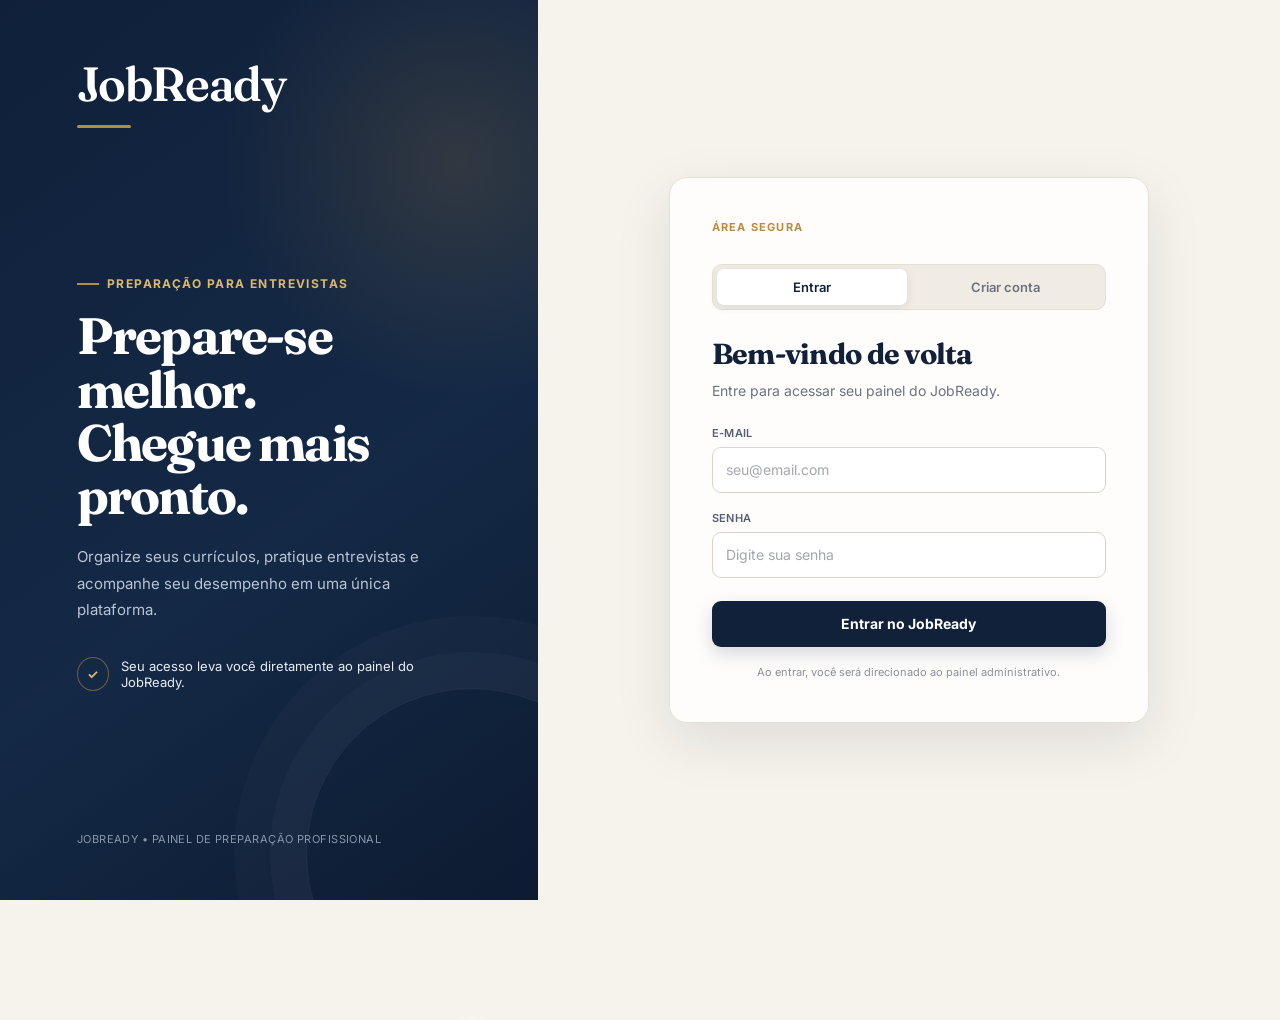
<file: job_correto/jobready-frontend/lembretes.html>
<!DOCTYPE html>
<html lang="pt-br">
<head>
<meta charset="UTF-8">
<meta name="viewport" content="width=device-width, initial-scale=1.0">
<title>JobReady — Lembretes de estudo e preparação</title>
<link rel="preconnect" href="https://fonts.googleapis.com">
<link href="https://fonts.googleapis.com/css2?family=Fraunces:wght@500;600&family=Inter:wght@400;500;600&display=swap" rel="stylesheet">
<link rel="stylesheet" href="css/style.css">
</head>
<body>
<div class="layout">
  <aside class="sidebar" id="sidebar" data-active="lembretes"></aside>

  <main class="main">
    <div class="page-header">
      <div>
        <h1>Lembretes de estudo e preparação</h1>
        <p>Organize seus estudos e lembre-se dos próximos passos para sua preparação.</p>
      </div>
      <button class="btn btn-primary" id="btn-novo" type="button">+ Novo lembrete</button>
    </div>

    <div class="alert" id="crud-alert" style="display:none;"></div>

    <table id="crud-table">
      <thead>
        <tr>
          <th>Título</th>
          <th>Descrição</th>
          <th>Data</th>
          <th></th>
        </tr>
      </thead>
      <tbody></tbody>
    </table>
    <div class="empty-state" id="empty-state" style="display:none;">
      Nenhum lembrete cadastrado ainda. Clique em “+ Novo lembrete” para criar o primeiro.
    </div>

    <div class="modal-backdrop" id="crud-modal-backdrop">
      <div class="modal" role="dialog" aria-modal="true" aria-labelledby="crud-modal-title">
        <h2 id="crud-modal-title">Novo lembrete</h2>
        <form id="crud-form">
          <div class="field">
            <label for="titulo">Título</label>
            <input id="titulo" type="text" name="titulo" maxlength="150"
                   placeholder="Ex.: Revisar perguntas de entrevista" required>
          </div>

          <div class="field">
            <label for="descricao">Descrição</label>
            <textarea id="descricao" name="descricao" maxlength="2000"
                      placeholder="Descreva o que você precisa estudar ou preparar..."></textarea>
          </div>

          <div class="field">
            <label for="data">Data</label>
            <input id="data" type="date" name="data" required>
          </div>

          <div class="modal-actions">
            <button type="button" class="btn btn-secondary" id="btn-cancelar">Cancelar</button>
            <button type="submit" class="btn btn-primary">Salvar</button>
          </div>
        </form>
      </div>
    </div>
  </main>
</div>

<script src="js/config.js"></script>
<script src="js/auth.js"></script>
<script src="js/nav.js"></script>
<script src="js/crud.js"></script>
<script>
function formatarData(data) {
  if (!data) return "—";
  const [ano, mes, dia] = data.split("-");
  return `${dia}/${mes}/${ano}`;
}

initCrudPage({
  resourcePath: "/api/lembretes",
  singular: "Lembrete",
  columns: [
    { key: "titulo", label: "Título" },
    { key: "descricao", label: "Descrição" },
    { key: "data", label: "Data", render: item => formatarData(item.data) }
  ],
  fields: [
    { name: "titulo", type: "text" },
    { name: "descricao", type: "textarea" },
    { name: "data", type: "date" }
  ],
});
</script>
</body>
</html>
</file>
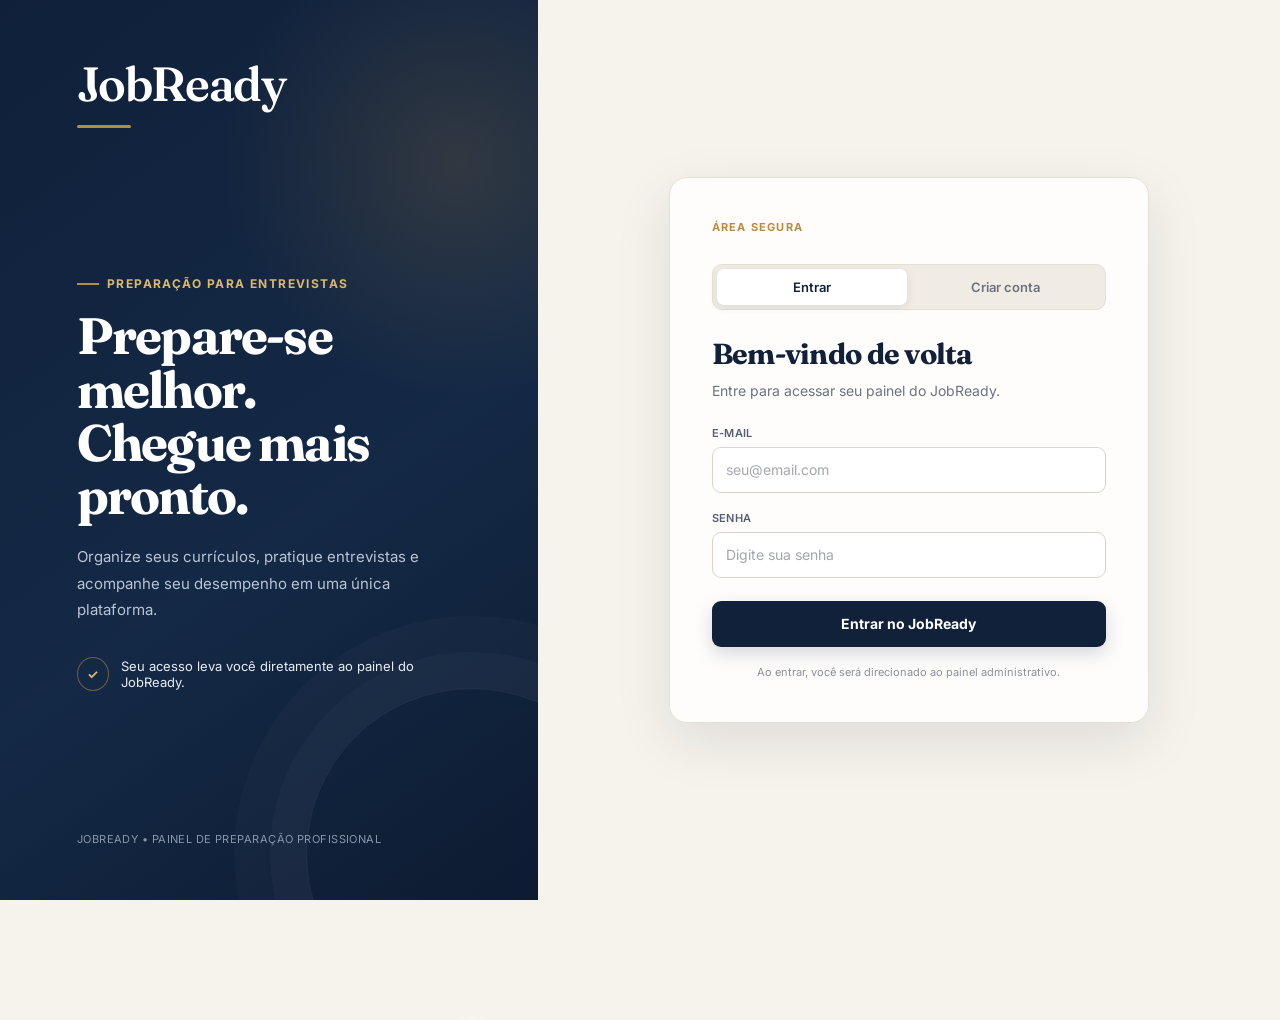
<file: job_correto/jobready-frontend/login.html>
<!DOCTYPE html>
<html lang="pt-br">
<head>
<meta charset="UTF-8">
<meta name="viewport" content="width=device-width, initial-scale=1.0">
<title>JobReady — Acesso</title>
<link rel="preconnect" href="https://fonts.googleapis.com">
<link href="https://fonts.googleapis.com/css2?family=Fraunces:wght@500;600;700&family=Inter:wght@400;500;600;700&display=swap" rel="stylesheet">
<link rel="stylesheet" href="css/style.css">

<style>
.auth-page {
  min-height: 100vh;
  display: grid;
  grid-template-columns: minmax(340px, 42%) 1fr;
  background: var(--paper);
  overflow-x: hidden;
}

.auth-visual {
  position: relative;
  display: flex;
  flex-direction: column;
  justify-content: space-between;
  min-height: 100vh;
  padding: 54px clamp(34px, 6vw, 90px);
  background:
    radial-gradient(circle at 85% 18%, rgba(185,139,62,.18), transparent 27%),
    linear-gradient(145deg, #10203a 0%, #142946 58%, #0d1b31 100%);
  color: #fff;
}

.auth-visual::after {
  content: "";
  position: absolute;
  right: -100px;
  bottom: -120px;
  width: 330px;
  height: 330px;
  border: 1px solid rgba(255,255,255,.07);
  border-radius: 50%;
  box-shadow:
    0 0 0 36px rgba(255,255,255,.025),
    0 0 0 72px rgba(255,255,255,.018);
}

.auth-brand {
  position: relative;
  z-index: 1;
  font-family: "Fraunces", Georgia, serif;
  font-size: clamp(32px, 4vw, 48px);
  font-weight: 600;
  letter-spacing: -.03em;
  margin: 0;
}

.auth-brand-line {
  width: 54px;
  height: 3px;
  margin-top: 12px;
  border-radius: 10px;
  background: var(--gold);
}

.auth-visual-content {
  position: relative;
  z-index: 1;
  max-width: 540px;
  margin: auto 0;
  padding: 70px 0;
}

.auth-visual-content .eyebrow {
  display: inline-flex;
  align-items: center;
  gap: 8px;
  color: #d9b76f;
  font-size: 12px;
  font-weight: 700;
  text-transform: uppercase;
  letter-spacing: .12em;
  margin-bottom: 18px;
}

.auth-visual-content .eyebrow::before {
  content: "";
  width: 22px;
  height: 2px;
  background: var(--gold);
}

.auth-visual-content h2 {
  margin: 0;
  color: #fff;
  font-family: "Fraunces", Georgia, serif;
  font-size: clamp(34px, 4vw, 58px);
  line-height: 1.04;
  letter-spacing: -.035em;
}

.auth-visual-content p {
  max-width: 470px;
  margin: 22px 0 0;
  color: #b9c4d4;
  font-size: 15px;
  line-height: 1.75;
}

.auth-feature {
  display: flex;
  align-items: center;
  gap: 12px;
  margin-top: 34px;
  color: #e9edf3;
  font-size: 13px;
}

.auth-feature-icon {
  width: 34px;
  height: 34px;
  display: grid;
  place-items: center;
  border: 1px solid rgba(185,139,62,.55);
  border-radius: 50%;
  color: #d9b76f;
  font-weight: 700;
}

.auth-footer {
  position: relative;
  z-index: 1;
  color: #8796aa;
  font-size: 11px;
  letter-spacing: .04em;
}

.auth-panel {
  min-height: 100vh;
  display: flex;
  align-items: center;
  justify-content: center;
  padding: 44px clamp(22px, 6vw, 90px);
}

.auth-card {
  width: min(480px, 100%);
  margin: 0;
  padding: 42px;
  background: rgba(255,255,255,.82);
  border: 1px solid var(--border);
  border-radius: 18px;
  box-shadow: 0 18px 55px rgba(18,33,58,.10);
  backdrop-filter: blur(8px);
}

.auth-card-top {
  margin-bottom: 30px;
}

.auth-card-top .mini-label {
  display: block;
  margin-bottom: 9px;
  color: var(--gold);
  font-size: 11px;
  font-weight: 700;
  letter-spacing: .11em;
  text-transform: uppercase;
}

.auth-card h1 {
  margin: 0;
  color: var(--navy);
  font-size: 34px;
  line-height: 1.1;
  letter-spacing: -.025em;
}

.auth-description {
  margin: 10px 0 0;
  color: var(--muted);
  font-size: 14px;
  line-height: 1.55;
}

.auth-tabs {
  display: grid;
  grid-template-columns: 1fr 1fr;
  gap: 4px;
  padding: 4px;
  margin: 0 0 28px;
  border: 1px solid var(--border);
  border-radius: 10px;
  background: #f0ece4;
}

.auth-tab {
  border: 0;
  padding: 10px 12px;
  border-radius: 7px;
  background: transparent;
  color: var(--muted);
  font: 600 13px "Inter", sans-serif;
  cursor: pointer;
  transition: .18s ease;
}

.auth-tab:hover {
  color: var(--navy);
}

.auth-tab.active {
  background: #fff;
  color: var(--navy);
  box-shadow: 0 2px 8px rgba(18,33,58,.09);
}

.auth-section-head {
  margin-bottom: 24px;
}

.auth-section-head h1 {
  font-size: 29px;
}

.auth-form .field {
  margin-bottom: 18px;
}

.auth-form .field label {
  color: #536071;
  font-size: 11px;
  margin-bottom: 7px;
}

.auth-form .field input {
  height: 46px;
  padding: 0 13px;
  background: #fff;
  border: 1px solid #d9d5cc;
  border-radius: 9px;
  color: var(--ink);
  outline: none;
  transition: border-color .18s, box-shadow .18s;
}

.auth-form .field input:focus {
  border-color: var(--gold);
  box-shadow: 0 0 0 3px rgba(185,139,62,.13);
}

.auth-form .field input::placeholder {
  color: #a2a7af;
}

.auth-submit {
  width: 100%;
  height: 46px;
  margin-top: 5px;
  border: 0;
  border-radius: 9px;
  background: var(--navy);
  color: #fff;
  font: 700 14px "Inter", sans-serif;
  cursor: pointer;
  box-shadow: 0 7px 18px rgba(18,33,58,.17);
  transition: transform .15s, background .15s, box-shadow .15s;
}

.auth-submit:hover {
  background: var(--navy-soft);
  transform: translateY(-1px);
  box-shadow: 0 10px 22px rgba(18,33,58,.20);
}

.auth-submit:disabled {
  opacity: .65;
  cursor: wait;
  transform: none;
}

.auth-help {
  margin: 17px 0 0;
  color: #8a8f98;
  font-size: 11px;
  line-height: 1.5;
  text-align: center;
}

.alert {
  margin-bottom: 20px;
}

.auth-page .alert-error {
  border: 1px solid #efd0c6;
}

@media (max-width: 850px) {
  .auth-page {
    grid-template-columns: 1fr;
  }

  .auth-visual {
    min-height: 270px;
    padding: 30px 28px;
  }

  .auth-visual-content {
    padding: 38px 0 18px;
  }

  .auth-visual-content h2 {
    font-size: 34px;
  }

  .auth-visual-content p,
  .auth-feature,
  .auth-footer {
    display: none;
  }

  .auth-panel {
    min-height: auto;
    padding: 28px 18px 45px;
  }

  .auth-card {
    padding: 28px 22px;
  }
}

@media (max-width: 420px) {
  .auth-visual {
    min-height: 215px;
  }

  .auth-visual-content {
    padding: 24px 0 8px;
  }

  .auth-visual-content h2 {
    font-size: 30px;
  }

  .auth-card h1 {
    font-size: 27px;
  }
}
</style>
</head>

<body class="auth-page">

  <section class="auth-visual" aria-label="Apresentação do JobReady">
    <div>
      <div class="auth-brand">JobReady</div>
      <div class="auth-brand-line"></div>
    </div>

    <div class="auth-visual-content">
      <div class="eyebrow">Preparação para entrevistas</div>
      <h2>Prepare-se melhor.<br>Chegue mais pronto.</h2>
      <p>
        Organize seus currículos, pratique entrevistas e acompanhe seu desempenho
        em uma única plataforma.
      </p>

      <div class="auth-feature">
        <span class="auth-feature-icon">✓</span>
        <span>Seu acesso leva você diretamente ao painel do JobReady.</span>
      </div>
    </div>

    <div class="auth-footer">JOBREADY • PAINEL DE PREPARAÇÃO PROFISSIONAL</div>
  </section>

  <section class="auth-panel">
    <main class="auth-card">

      <div class="auth-card-top">
        <span class="mini-label">Área segura</span>
      </div>

      <div class="auth-tabs" role="tablist" aria-label="Acesso à plataforma">
        <button class="auth-tab active" type="button" data-mode="login" role="tab">
          Entrar
        </button>
        <button class="auth-tab" type="button" data-mode="register" role="tab">
          Criar conta
        </button>
      </div>

      <div class="alert" id="auth-alert" style="display:none;" role="alert"></div>

      <section id="login-section">
        <div class="auth-section-head">
          <h1>Bem-vindo de volta</h1>
          <p class="auth-description">Entre para acessar seu painel do JobReady.</p>
        </div>

        <form id="login-form" class="auth-form">
          <div class="field">
            <label for="login-email">E-mail</label>
            <input
              id="login-email"
              type="email"
              name="email"
              placeholder="seu@email.com"
              autocomplete="email"
              required
            >
          </div>

          <div class="field">
            <label for="login-senha">Senha</label>
            <input
              id="login-senha"
              type="password"
              name="senha"
              placeholder="Digite sua senha"
              autocomplete="current-password"
              required
            >
          </div>

          <button class="auth-submit" type="submit">Entrar no JobReady</button>
        </form>

        <p class="auth-help">Ao entrar, você será direcionado ao painel administrativo.</p>
      </section>

      <section id="register-section" style="display:none;">
        <div class="auth-section-head">
          <h1>Crie sua conta</h1>
          <p class="auth-description">Cadastre-se para acessar a plataforma.</p>
        </div>

        <form id="register-form" class="auth-form">
          <div class="field">
            <label for="register-nome">Nome</label>
            <input
              id="register-nome"
              type="text"
              name="nome"
              placeholder="Seu nome completo"
              autocomplete="name"
              required
            >
          </div>

          <div class="field">
            <label for="register-email">E-mail</label>
            <input
              id="register-email"
              type="email"
              name="email"
              placeholder="seu@email.com"
              autocomplete="email"
              required
            >
          </div>

          <div class="field">
            <label for="register-senha">Senha</label>
            <input
              id="register-senha"
              type="password"
              name="senha"
              minlength="6"
              placeholder="Mínimo de 6 caracteres"
              autocomplete="new-password"
              required
            >
          </div>

          <div class="field">
            <label for="register-confirmacao">Confirmar senha</label>
            <input
              id="register-confirmacao"
              type="password"
              name="confirmacao"
              minlength="6"
              placeholder="Repita sua senha"
              autocomplete="new-password"
              required
            >
          </div>

          <button class="auth-submit" type="submit">Criar minha conta</button>
        </form>

        <p class="auth-help">Sua conta será criada e o acesso será iniciado automaticamente.</p>
      </section>

    </main>
  </section>

<script src="js/config.js"></script>
<script>
const tokenKey = "jobready_token";
if (localStorage.getItem(tokenKey)) window.location.replace("index.html");

const tabs = document.querySelectorAll(".auth-tab");
const loginSection = document.getElementById("login-section");
const registerSection = document.getElementById("register-section");
const alertBox = document.getElementById("auth-alert");

function showAuthAlert(message, type = "error") {
  alertBox.textContent = message;
  alertBox.className = `alert alert-${type}`;
  alertBox.style.display = "block";
}

tabs.forEach(tab => tab.addEventListener("click", () => {
  tabs.forEach(t => t.classList.remove("active"));
  tab.classList.add("active");

  const register = tab.dataset.mode === "register";
  loginSection.style.display = register ? "none" : "block";
  registerSection.style.display = register ? "block" : "none";
  alertBox.style.display = "none";
}));

async function processAuth(form, endpoint, payload) {
  const button = form.querySelector("button[type=submit]");
  const originalText = button.textContent;
  button.disabled = true;
  button.textContent = "Processando...";

  try {
    const res = await fetch(`${API_BASE_URL}/api/auth/${endpoint}`, {
      method: "POST",
      headers: { "Content-Type": "application/json" },
      body: JSON.stringify(payload),
    });

    const data = await res.json();

    if (!res.ok) {
      throw new Error(data.erro || "Não foi possível concluir a operação.");
    }

    localStorage.setItem(tokenKey, data.token);
    localStorage.setItem("jobready_user", JSON.stringify(data.usuario));
    window.location.replace("index.html");
  } catch (error) {
    showAuthAlert(error.message || "Não foi possível conectar à API.");
  } finally {
    button.disabled = false;
    button.textContent = originalText;
  }
}

document.getElementById("login-form").addEventListener("submit", e => {
  e.preventDefault();
  const form = e.currentTarget;

  processAuth(form, "login", {
    email: form.email.value.trim(),
    senha: form.senha.value,
  });
});

document.getElementById("register-form").addEventListener("submit", e => {
  e.preventDefault();
  const form = e.currentTarget;

  if (form.senha.value !== form.confirmacao.value) {
    showAuthAlert("As senhas não coincidem.");
    return;
  }

  processAuth(form, "registro", {
    nome: form.nome.value.trim(),
    email: form.email.value.trim(),
    senha: form.senha.value,
  });
});
</script>
</body>
</html>
</file>
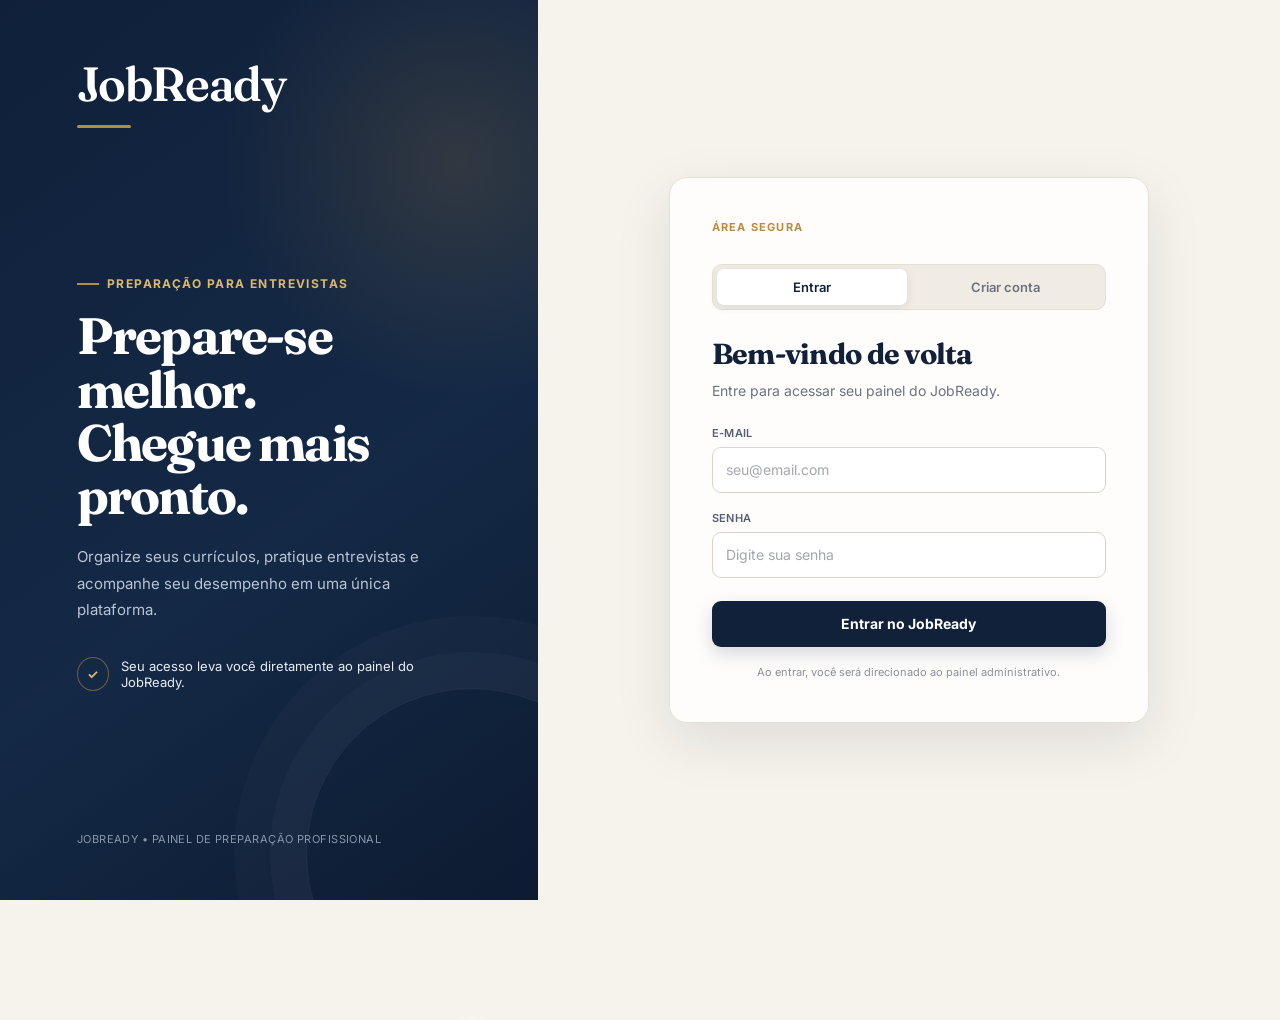
<file: job_correto/jobready-frontend/perguntas.html>
<!DOCTYPE html>
<html lang="pt-br">
<head>
<meta charset="UTF-8">
<meta name="viewport" content="width=device-width, initial-scale=1.0">
<title>JobReady — Perguntas</title>
<link rel="preconnect" href="https://fonts.googleapis.com">
<link href="https://fonts.googleapis.com/css2?family=Fraunces:wght@500;600&family=Inter:wght@400;500;600&display=swap" rel="stylesheet">
<link rel="stylesheet" href="css/style.css">
</head>
<body>
<div class="layout">
  <aside class="sidebar" id="sidebar" data-active="perguntas"></aside>
  <main class="main">
    <div class="page-header">
      <div>
        <h1>Perguntas</h1>
        <p>Banco de perguntas geradas por IA. Responda e peça uma avaliação com nota de 0 a 10.</p>
      </div>
      <button class="btn btn-ai" id="btn-gerar-perguntas">✦ Gerar perguntas com IA</button>
    </div>

    <div class="alert" id="crud-alert" style="display:none;"></div>

    <div class="filtro-categoria">
      <label for="filtro-categoria-select">Filtrar por categoria</label>
      <select id="filtro-categoria-select">
        <option value="">Todas</option>
        <option value="comportamental">Comportamental</option>
        <option value="tecnica">Técnica (geral)</option>
        <option value="situacional">Situacional</option>
        <option value="lideranca">Liderança e Gestão</option>
        <option value="vendas">Vendas</option>
        <option value="marketing">Marketing</option>
        <option value="atendimento_cliente">Atendimento ao Cliente</option>
        <option value="recursos_humanos">Recursos Humanos</option>
        <option value="financas">Finanças e Contabilidade</option>
        <option value="ti_programacao">TI / Programação</option>
        <option value="dados_analytics">Dados e Analytics</option>
        <option value="design">Design e UX</option>
        <option value="engenharia">Engenharia</option>
        <option value="juridico">Jurídico</option>
        <option value="saude">Saúde</option>
        <option value="educacao">Educação</option>
      </select>
    </div>

    <table id="crud-table">
      <thead>
        <tr>
          <th>ID</th>
          <th>Pergunta</th>
          <th>Categoria</th>
          <th>Dificuldade</th>
          <th>Sua resposta</th>
          <th>Nota IA</th>
          <th></th>
        </tr>
      </thead>
      <tbody></tbody>
    </table>
    <div class="empty-state" id="empty-state" style="display:none;">Nenhuma pergunta cadastrada ainda. Gere algumas perguntas com IA para começar.</div>

    <div class="modal-backdrop" id="gerar-modal-backdrop">
      <div class="modal">
        <h2>Gerar perguntas com Gemini</h2>
        <p class="modal-description">Escolha os parâmetros e o Gemini criará perguntas de entrevista automaticamente.</p>
        <form id="gerar-form">
          <div class="field">
            <label>Quantidade</label>
            <select name="quantidade">
              <option value="3">3 perguntas</option>
              <option value="5" selected>5 perguntas</option>
              <option value="10">10 perguntas</option>
            </select>
          </div>
          <div class="field">
            <label>Categoria</label>
            <select name="categoria">
              <option value="comportamental">Comportamental</option>
              <option value="tecnica">Técnica (geral)</option>
              <option value="situacional">Situacional</option>
              <option value="lideranca">Liderança e Gestão</option>
              <option value="vendas">Vendas</option>
              <option value="marketing">Marketing</option>
              <option value="atendimento_cliente">Atendimento ao Cliente</option>
              <option value="recursos_humanos">Recursos Humanos</option>
              <option value="financas">Finanças e Contabilidade</option>
              <option value="ti_programacao">TI / Programação</option>
              <option value="dados_analytics">Dados e Analytics</option>
              <option value="design">Design e UX</option>
              <option value="engenharia">Engenharia</option>
              <option value="juridico">Jurídico</option>
              <option value="saude">Saúde</option>
              <option value="educacao">Educação</option>
            </select>
          </div>
          <div class="field">
            <label>Dificuldade</label>
            <select name="dificuldade">
              <option value="facil">Fácil</option>
              <option value="media" selected>Média</option>
              <option value="dificil">Difícil</option>
            </select>
          </div>
          <div class="modal-actions">
            <button type="button" class="btn btn-secondary" id="btn-cancelar-geracao">Cancelar</button>
            <button type="submit" class="btn btn-ai" id="btn-confirmar-geracao">Gerar agora</button>
          </div>
        </form>
      </div>
    </div>

    <div class="modal-backdrop" id="responder-modal-backdrop">
      <div class="modal">
        <h2>Responder pergunta</h2>
        <p class="modal-description" id="responder-pergunta-texto"></p>
        <form id="responder-form">
          <div class="field">
            <label>Sua resposta</label>
            <textarea name="texto_resposta" rows="6" required></textarea>
          </div>
          <div class="modal-actions">
            <button type="button" class="btn btn-secondary" id="btn-cancelar-responder">Fechar</button>
            <button type="submit" class="btn btn-primary" id="btn-salvar-resposta">Salvar resposta</button>
          </div>
        </form>

        <div id="avaliacao-area" style="display:none; margin-top:18px; padding-top:18px; border-top:1px solid var(--border, #eee);">
          <button type="button" class="btn btn-ai" id="btn-avaliar-resposta">✦ Avaliar resposta com IA</button>
          <div id="avaliacao-resultado" style="display:none; margin-top:12px;">
            <p style="margin:0 0 6px;"><strong>Nota da IA: <span id="avaliacao-nota"></span>/10</strong></p>
            <p id="avaliacao-comentario" style="margin:0; color: var(--muted);"></p>
          </div>
        </div>
      </div>
    </div>
  </main>
</div>

<script src="js/config.js"></script>
<script src="js/auth.js"></script>
<script src="js/nav.js"></script>
<script>
if (exigirLogin()) {
  const apiUrl = `${API_BASE_URL}/api/perguntas`;
  const tableBody = document.querySelector("#crud-table tbody");
  const emptyState = document.getElementById("empty-state");
  const alertBox = document.getElementById("crud-alert");
  const filtroSelect = document.getElementById("filtro-categoria-select");

  let items = [];
  let filtroCategoria = "";
  let destacarIds = new Set();

  const CATEGORIAS = {
    comportamental: "Comportamental",
    tecnica: "Técnica (geral)",
    situacional: "Situacional",
    lideranca: "Liderança e Gestão",
    vendas: "Vendas",
    marketing: "Marketing",
    atendimento_cliente: "Atendimento ao Cliente",
    recursos_humanos: "Recursos Humanos",
    financas: "Finanças e Contabilidade",
    ti_programacao: "TI / Programação",
    dados_analytics: "Dados e Analytics",
    design: "Design e UX",
    engenharia: "Engenharia",
    juridico: "Jurídico",
    saude: "Saúde",
    educacao: "Educação",
  };
  function nomeCategoria(valor) {
    return CATEGORIAS[valor] || valor;
  }

  function showAlert(msg, type = "error") {
    alertBox.textContent = msg;
    alertBox.className = `alert alert-${type}`;
    alertBox.style.display = "block";
    clearTimeout(showAlert.timer);
    showAlert.timer = setTimeout(() => { alertBox.style.display = "none"; }, 6000);
  }

  function escapeHtml(value) {
    return String(value ?? "")
      .replaceAll("&", "&amp;").replaceAll("<", "&lt;").replaceAll(">", "&gt;")
      .replaceAll('"', "&quot;").replaceAll("'", "&#039;");
  }

  function renderRow(item) {
    const tr = document.createElement("tr");
    if (destacarIds.has(item.id)) tr.classList.add("row-destaque");
    const resposta = item.minha_resposta;
    const statusResposta = resposta
      ? `<span title="${escapeHtml(resposta.texto_resposta)}">Respondida</span>`
      : `<span class="badge">Sem resposta</span>`;
    const nota = resposta && resposta.nota_ia !== null && resposta.nota_ia !== undefined
      ? `${resposta.nota_ia}/10`
      : "—";
    tr.innerHTML = `
      <td>${item.id}</td>
      <td>${escapeHtml(item.texto)}</td>
      <td>${escapeHtml(nomeCategoria(item.categoria))}</td>
      <td>${escapeHtml(item.dificuldade)}</td>
      <td>${statusResposta}</td>
      <td>${nota}</td>
      <td class="actions-cell">
        <button class="btn btn-secondary btn-sm" data-action="responder" data-id="${item.id}">${resposta ? "Ver resposta" : "Responder"}</button>
        <button class="btn btn-danger btn-sm" data-action="delete" data-id="${item.id}">Excluir</button>
      </td>`;
    return tr;
  }

  function renderizarTabela() {
    const visiveis = items.filter((item) => !filtroCategoria || item.categoria === filtroCategoria);
    tableBody.innerHTML = "";
    if (visiveis.length === 0) {
      emptyState.style.display = "block";
    } else {
      emptyState.style.display = "none";
      visiveis.forEach((item) => tableBody.appendChild(renderRow(item)));
    }
  }

  async function carregarLista() {
    try {
      const res = await fetch(apiUrl, { headers: authHeaders() });
      if (res.status === 401) { limparSessao(); window.location.replace("login.html"); return; }
      items = await res.json();
      renderizarTabela();
    } catch (err) {
      showAlert(`Não foi possível conectar à API em ${API_BASE_URL}.`);
    }
  }

  filtroSelect.addEventListener("change", () => {
    filtroCategoria = filtroSelect.value;
    renderizarTabela();
  });

  async function excluir(id) {
    if (!confirm("Tem certeza que deseja excluir esta pergunta?")) return;
    try {
      const res = await fetch(`${apiUrl}/${id}`, { method: "DELETE", headers: authHeaders() });
      const payload = await res.json();
      if (!res.ok) throw new Error(payload.erro || "Não foi possível excluir.");
      showAlert("Pergunta excluída com sucesso.", "success");
      carregarLista();
    } catch (err) {
      showAlert(err.message);
    }
  }

  const btnGerar = document.getElementById("btn-gerar-perguntas");
  const gerarBackdrop = document.getElementById("gerar-modal-backdrop");
  const gerarForm = document.getElementById("gerar-form");
  const btnCancelarGeracao = document.getElementById("btn-cancelar-geracao");
  const btnConfirmarGeracao = document.getElementById("btn-confirmar-geracao");

  btnGerar.addEventListener("click", () => gerarBackdrop.classList.add("open"));
  btnCancelarGeracao.addEventListener("click", () => gerarBackdrop.classList.remove("open"));
  gerarBackdrop.addEventListener("click", (e) => {
    if (e.target === gerarBackdrop) gerarBackdrop.classList.remove("open");
  });

  gerarForm.addEventListener("submit", async (e) => {
    e.preventDefault();
    const dados = Object.fromEntries(new FormData(gerarForm).entries());
    btnConfirmarGeracao.disabled = true;
    btnConfirmarGeracao.textContent = "Gerando...";
    try {
      const response = await fetch(`${API_BASE_URL}/api/perguntas/gerar`, {
        method: "POST",
        headers: authHeaders({"Content-Type": "application/json"}),
        body: JSON.stringify({...dados, quantidade: Number(dados.quantidade)})
      });
      const payload = await response.json();
      if (!response.ok) throw new Error(payload.erro || "Não foi possível gerar as perguntas.");

      const geradas = payload.perguntas || [];
      gerarBackdrop.classList.remove("open");

      await carregarLista();
      filtroSelect.value = dados.categoria;
      filtroCategoria = dados.categoria;
      destacarIds = new Set(geradas.map((p) => p.id));
      renderizarTabela();
      setTimeout(() => { destacarIds = new Set(); renderizarTabela(); }, 6000);

      showAlert(`${geradas.length} pergunta(s) de categoria "${nomeCategoria(dados.categoria)}" geradas com sucesso (destacadas abaixo).`, "success");
    } catch (error) {
      alert(error.message);
    } finally {
      btnConfirmarGeracao.disabled = false;
      btnConfirmarGeracao.textContent = "Gerar agora";
    }
  });

  const responderBackdrop = document.getElementById("responder-modal-backdrop");
  const responderPerguntaTexto = document.getElementById("responder-pergunta-texto");
  const responderForm = document.getElementById("responder-form");
  const btnCancelarResponder = document.getElementById("btn-cancelar-responder");
  const btnSalvarResposta = document.getElementById("btn-salvar-resposta");
  const avaliacaoArea = document.getElementById("avaliacao-area");
  const btnAvaliarResposta = document.getElementById("btn-avaliar-resposta");
  const avaliacaoResultado = document.getElementById("avaliacao-resultado");
  const avaliacaoNota = document.getElementById("avaliacao-nota");
  const avaliacaoComentario = document.getElementById("avaliacao-comentario");

  let perguntaAtualId = null;
  let respostaAtualId = null;

  function mostrarAvaliacao(resposta) {
    if (!resposta || !resposta.id) {
      avaliacaoArea.style.display = "none";
      return;
    }
    avaliacaoArea.style.display = "block";
    if (resposta.nota_ia !== null && resposta.nota_ia !== undefined) {
      avaliacaoResultado.style.display = "block";
      avaliacaoNota.textContent = resposta.nota_ia;
      avaliacaoComentario.textContent = resposta.comentario_ia || "";
      btnAvaliarResposta.textContent = "✦ Avaliar novamente com IA";
    } else {
      avaliacaoResultado.style.display = "none";
      btnAvaliarResposta.textContent = "✦ Avaliar resposta com IA";
    }
  }

  function abrirResponder(item) {
    perguntaAtualId = item.id;
    respostaAtualId = item.minha_resposta ? item.minha_resposta.id : null;
    responderPerguntaTexto.textContent = item.texto;
    responderForm.reset();
    responderForm.texto_resposta.value = item.minha_resposta ? item.minha_resposta.texto_resposta : "";
    mostrarAvaliacao(item.minha_resposta);
    responderBackdrop.classList.add("open");
  }

  function fecharResponder() {
    responderBackdrop.classList.remove("open");
    perguntaAtualId = null;
    respostaAtualId = null;
  }

  btnCancelarResponder.addEventListener("click", fecharResponder);
  responderBackdrop.addEventListener("click", (e) => {
    if (e.target === responderBackdrop) fecharResponder();
  });

  responderForm.addEventListener("submit", async (e) => {
    e.preventDefault();
    const texto_resposta = responderForm.texto_resposta.value.trim();
    btnSalvarResposta.disabled = true;
    btnSalvarResposta.textContent = "Salvando...";
    try {
      const res = await fetch(`${API_BASE_URL}/api/perguntas/${perguntaAtualId}/responder`, {
        method: "POST",
        headers: authHeaders({"Content-Type": "application/json"}),
        body: JSON.stringify({ texto_resposta }),
      });
      if (res.status === 401) { limparSessao(); window.location.replace("login.html"); return; }
      const payload = await res.json();
      if (!res.ok) throw new Error(payload.erro || "Não foi possível salvar a resposta.");

      respostaAtualId = payload.id;
      mostrarAvaliacao(payload);

      const item = items.find((i) => i.id === perguntaAtualId);
      if (item) item.minha_resposta = payload;
      renderizarTabela();

      showAlert("Resposta salva com sucesso.", "success");
    } catch (error) {
      alert(error.message);
    } finally {
      btnSalvarResposta.disabled = false;
      btnSalvarResposta.textContent = "Salvar resposta";
    }
  });

  btnAvaliarResposta.addEventListener("click", async () => {
    if (!respostaAtualId) {
      alert("Salve a resposta antes de pedir a avaliação da IA.");
      return;
    }
    btnAvaliarResposta.disabled = true;
    const textoOriginal = btnAvaliarResposta.textContent;
    btnAvaliarResposta.textContent = "Avaliando...";
    try {
      const res = await fetch(`${API_BASE_URL}/api/respostas/${respostaAtualId}/avaliar`, {
        method: "POST",
        headers: authHeaders(),
      });
      if (res.status === 401) { limparSessao(); window.location.replace("login.html"); return; }
      const payload = await res.json();
      if (!res.ok) throw new Error(payload.erro || "Não foi possível avaliar a resposta.");

      mostrarAvaliacao(payload);
      const item = items.find((i) => i.id === perguntaAtualId);
      if (item) item.minha_resposta = payload;
      renderizarTabela();
    } catch (error) {
      alert(error.message);
    } finally {
      btnAvaliarResposta.disabled = false;
      btnAvaliarResposta.textContent = textoOriginal;
    }
  });

  tableBody.addEventListener("click", (e) => {
    const btn = e.target.closest("button[data-action]");
    if (!btn) return;
    const id = Number(btn.dataset.id);
    const item = items.find((i) => i.id === id);
    if (!item) return;
    if (btn.dataset.action === "responder") abrirResponder(item);
    if (btn.dataset.action === "delete") excluir(id);
  });

  carregarLista();
}
</script>
</body>
</html>
</file>
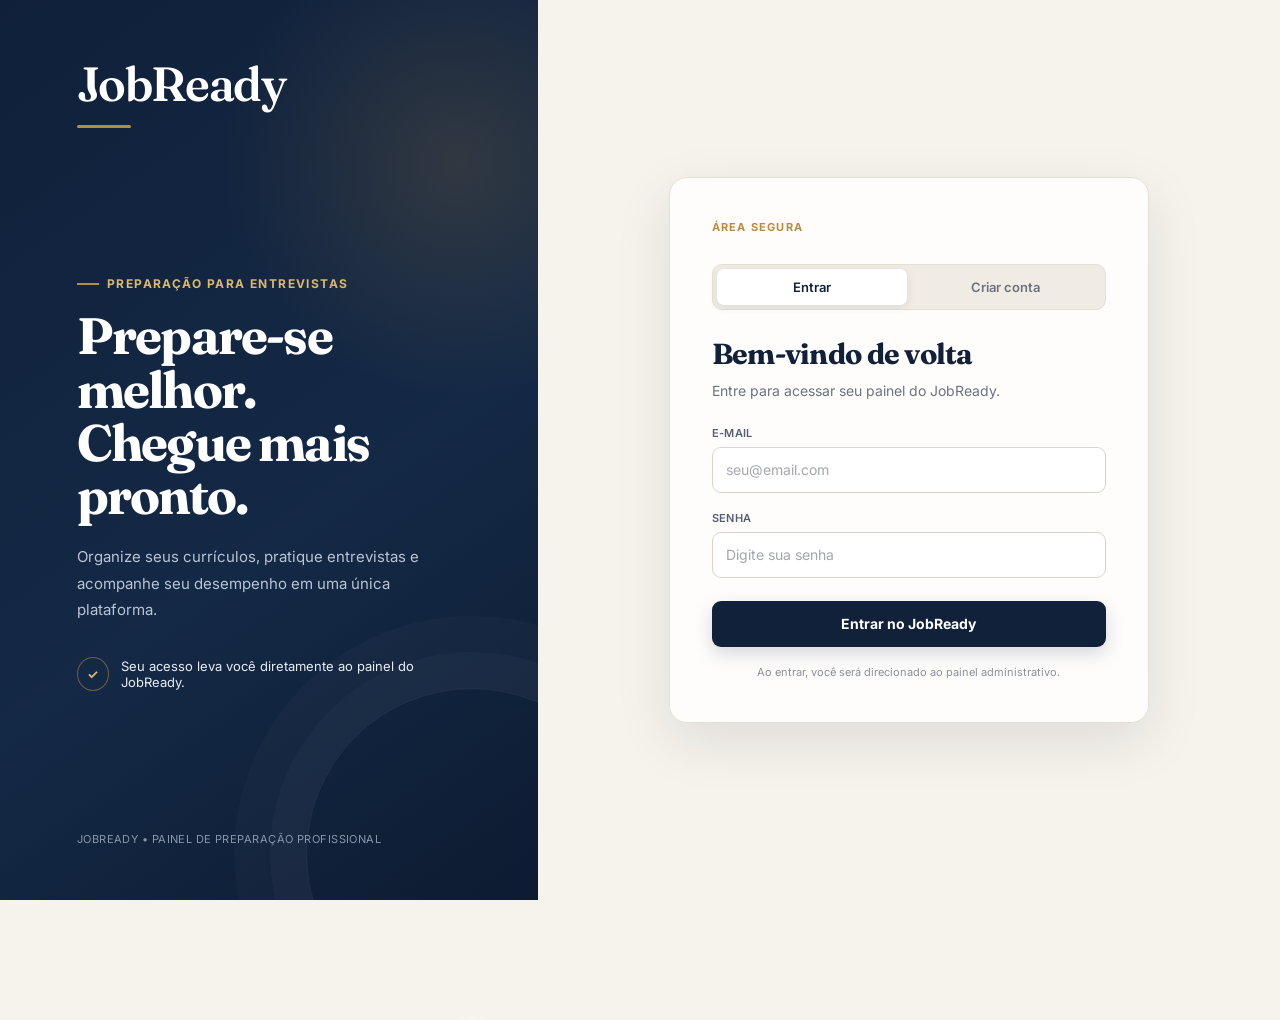
<file: job_correto/jobready-frontend/respostas.html>
<!DOCTYPE html>
<html lang="pt-br">
<head>
<meta charset="UTF-8">
<meta name="viewport" content="width=device-width, initial-scale=1.0">
<title>JobReady — Respostas</title>
<link rel="preconnect" href="https://fonts.googleapis.com">
<link href="https://fonts.googleapis.com/css2?family=Fraunces:wght@500;600&family=Inter:wght@400;500;600&display=swap" rel="stylesheet">
<link rel="stylesheet" href="css/style.css">
<style>
  .resposta-texto { max-width: 520px; white-space: pre-wrap; word-break: break-word; line-height: 1.5; }
  .resposta-texto.vazia { color: var(--muted); font-style: italic; }
</style>
</head>
<body>
<div class="layout">
  <aside class="sidebar" id="sidebar" data-active="respostas"></aside>
  <main class="main">
    <div class="page-header">
      <div>
        <h1>Respostas</h1>
        <p>Histórico das suas respostas, com o ID da entrevista e da pergunta. Somente consulta.</p>
      </div>
    </div>

    <div class="alert" id="crud-alert" style="display:none;"></div>

    <table id="crud-table">
      <thead>
        <tr>
          <th>ID</th>
          <th>ID da entrevista</th>
          <th>ID da pergunta</th>
          <th>Resposta</th>
          <th>Tipo</th>
        </tr>
      </thead>
      <tbody></tbody>
    </table>
    <div class="empty-state" id="empty-state" style="display:none;">Nenhuma resposta registrada ainda.</div>
  </main>
</div>

<script src="js/config.js"></script>
<script src="js/auth.js"></script>
<script src="js/nav.js"></script>
<script src="js/crud.js"></script>
<script>
function escapeHtml(value) {
  return String(value ?? "")
    .replaceAll("&", "&amp;").replaceAll("<", "&lt;").replaceAll(">", "&gt;")
    .replaceAll('"', "&quot;").replaceAll("'", "&#039;");
}

initCrudPage({
  resourcePath: "/api/respostas",
  singular: "Resposta",
  somenteLeitura: true,
  columns: [
    { key: "id", label: "ID" },
    { key: "entrevista_id", label: "ID da entrevista" },
    { key: "pergunta_id", label: "ID da pergunta" },
    {
      key: "texto_resposta",
      label: "Resposta",
      render: (r) => {
        const vazia = !r.texto_resposta || r.texto_resposta === "(sem resposta)";
        return `<div class="resposta-texto ${vazia ? "vazia" : ""}">${vazia ? "Sem resposta" : escapeHtml(r.texto_resposta)}</div>`;
      },
    },
    { key: "tipo", label: "Tipo" },
  ],
  fields: [],
});
</script>
</body>
</html>
</file>
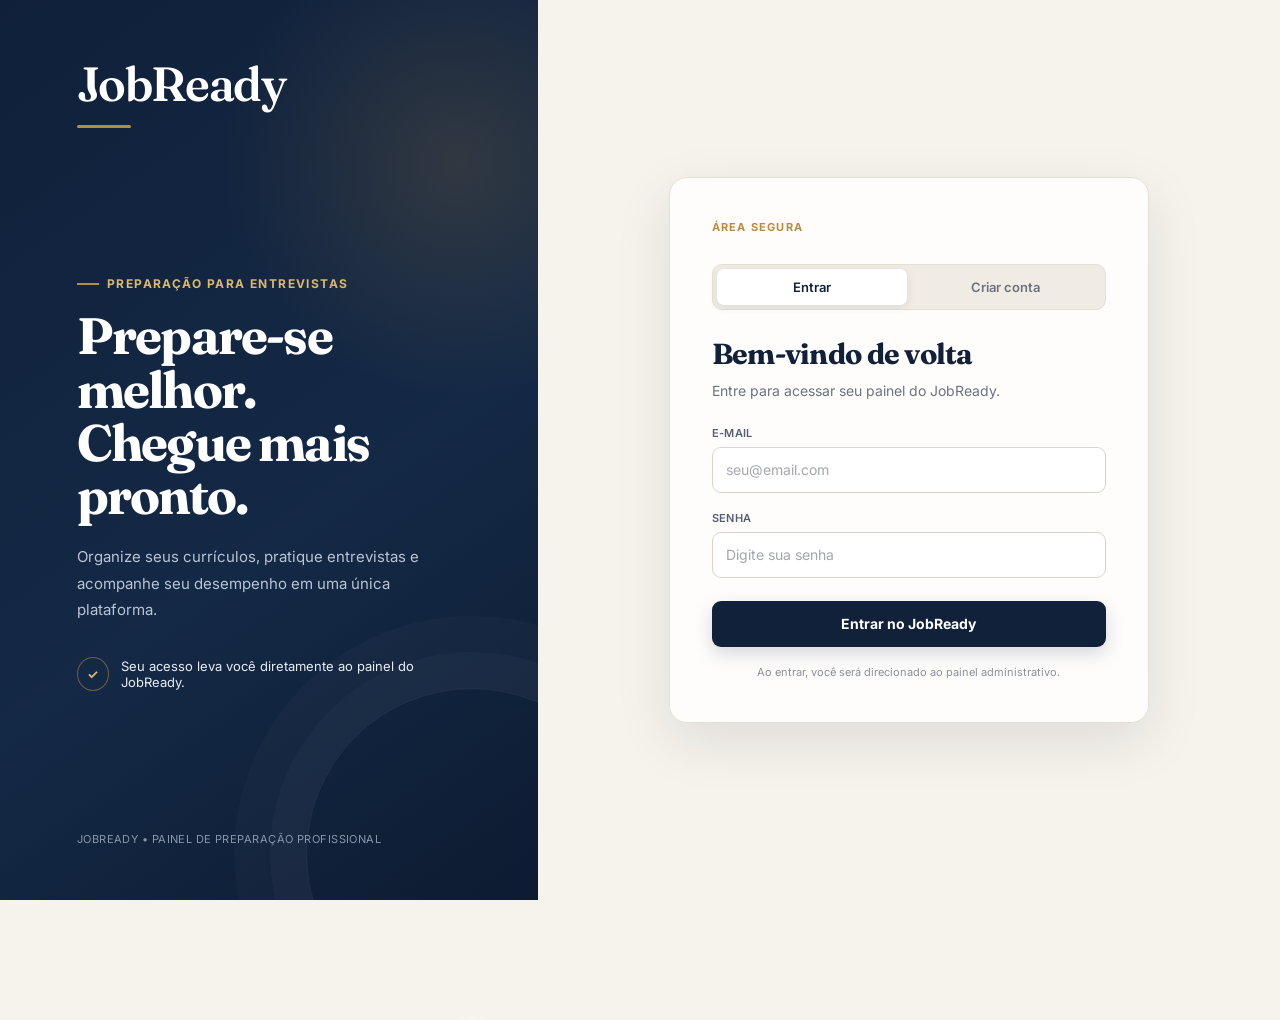
<file: job_correto/jobready-frontend/simulacao.html>
<!DOCTYPE html>
<html lang="pt-br">
<head>
<meta charset="UTF-8">
<meta name="viewport" content="width=device-width, initial-scale=1.0">
<title>JobReady — Simulação</title>
<link rel="preconnect" href="https://fonts.googleapis.com">
<link href="https://fonts.googleapis.com/css2?family=Fraunces:wght@500;600&family=Inter:wght@400;500;600&display=swap" rel="stylesheet">
<link rel="stylesheet" href="css/style.css">
<style>
  .sim-card { background: var(--card); border-radius: 12px; padding: 28px; box-shadow: 0 1px 3px rgba(18,33,58,.08); margin-bottom: 20px; }
  .sim-card h2 { margin: 0 0 6px; font-size: 20px; color: var(--navy); }
  .sim-grid { display: grid; grid-template-columns: repeat(auto-fit, minmax(200px, 1fr)); gap: 0 18px; }

  .sim-top { display: flex; justify-content: space-between; align-items: center; margin-bottom: 14px; font-size: 13px; color: var(--muted); }
  .sim-progress { height: 6px; background: #EFEAE0; border-radius: 6px; overflow: hidden; margin-bottom: 22px; }
  .sim-progress > div { height: 100%; background: var(--navy); transition: width .3s ease; }
  .sim-question { font-family: 'Fraunces', Georgia, serif; font-size: 22px; line-height: 1.35; color: var(--navy); margin: 0 0 20px; }
  .sim-textarea { width: 100%; min-height: 170px; padding: 12px 14px; border: 1px solid var(--border); border-radius: 10px; font: 15px/1.5 Inter, sans-serif; background: #FDFCFA; resize: vertical; }
  .sim-actions { display: flex; justify-content: space-between; align-items: center; margin-top: 16px; gap: 12px; flex-wrap: wrap; }

  .timer { display: flex; align-items: center; gap: 10px; font-variant-numeric: tabular-nums; }
  .timer-value { font-size: 28px; font-weight: 600; color: var(--navy); min-width: 72px; }
  .timer-bar { flex: 1; min-width: 120px; height: 8px; background: #EFEAE0; border-radius: 8px; overflow: hidden; }
  .timer-bar > div { height: 100%; width: 100%; background: var(--sage); transition: width 1s linear, background .3s; }
  .timer.warn .timer-bar > div { background: var(--gold); }
  .timer.danger .timer-bar > div { background: var(--danger); }
  .timer.danger .timer-value { color: var(--danger); }
  .sim-timer-row { display: flex; align-items: center; gap: 16px; margin-bottom: 18px; }
  .sim-timer-row .timer { flex: 1; }

  .score-hero { display: flex; align-items: center; gap: 22px; flex-wrap: wrap; }
  .score-circle { width: 96px; height: 96px; border-radius: 50%; display: flex; flex-direction: column; align-items: center; justify-content: center; background: var(--navy); color: #fff; flex-shrink: 0; }
  .score-circle strong { font: 600 30px 'Fraunces', serif; line-height: 1; }
  .score-circle small { font-size: 11px; opacity: .75; margin-top: 3px; }
  .score-text { flex: 1; min-width: 220px; }
  .score-text p { margin: 0 0 8px; line-height: 1.55; font-size: 14px; }
  .score-text .label { font-size: 11px; font-weight: 600; text-transform: uppercase; letter-spacing: .04em; color: var(--muted); }

  .resp-card { border: 1px solid var(--border); border-radius: 10px; padding: 16px 18px; margin-top: 14px; background: #FDFCFA; }
  .resp-head { display: flex; justify-content: space-between; align-items: center; gap: 10px; margin-bottom: 8px; flex-wrap: wrap; }
  .resp-id { font-weight: 700; color: var(--navy); font-size: 14px; }
  .resp-meta { display: flex; gap: 6px; flex-wrap: wrap; align-items: center; }
  .badge-nota { background: var(--navy); color: #fff; }
  .badge-warn { background: #FBEAE4; color: var(--danger); }
  .badge-ok { background: #EAF1EC; color: var(--sage); }
  .resp-pergunta { font-weight: 600; margin: 0 0 8px; font-size: 14px; }
  .resp-texto { margin: 0 0 10px; font-size: 14px; line-height: 1.5; white-space: pre-wrap; color: #333; }
  .resp-texto.vazia { color: var(--muted); font-style: italic; }
  .resp-comentario { margin: 0; font-size: 13px; line-height: 1.5; color: var(--muted); border-left: 3px solid var(--gold); padding-left: 10px; }

  .hist-nota { font-weight: 600; }
  .hidden { display: none !important; }
  .loading-box { text-align: center; padding: 50px 20px; color: var(--muted); }
  .spinner { width: 34px; height: 34px; border: 3px solid #EFEAE0; border-top-color: var(--gold); border-radius: 50%; margin: 0 auto 16px; animation: spin 1s linear infinite; }
  @keyframes spin { to { transform: rotate(360deg); } }
</style>
</head>
<body>
<div class="layout">
  <aside class="sidebar" id="sidebar" data-active="entrevistas"></aside>
  <main class="main">
    <div class="page-header">
      <div>
        <h1>Simulação</h1>
        <p>Responda a uma sequência de perguntas, com ou sem cronômetro, e receba um feedback de cada resposta.</p>
      </div>
      <a class="btn btn-secondary" href="entrevistas.html" style="text-decoration:none;">← Entrevistas</a>
    </div>

    <div class="alert" id="alerta" style="display:none;"></div>

    <section id="view-setup">
      <div class="sim-card">
        <h2>Nova simulação</h2>
        <p class="modal-description">O Gemini monta a sequência de perguntas. Com cronômetro, cada pergunta tem seu próprio tempo e, quando ele acaba, a resposta é enviada automaticamente. Sem limite de tempo, você responde com calma.</p>
        <form id="setup-form">
          <div class="sim-grid">
            <div class="field">
              <label>Categoria</label>
              <select name="categoria" id="setup-categoria"></select>
            </div>
            <div class="field">
              <label>Dificuldade</label>
              <select name="dificuldade">
                <option value="facil">Fácil</option>
                <option value="media" selected>Média</option>
                <option value="dificil">Difícil</option>
              </select>
            </div>
            <div class="field">
              <label>Quantidade de perguntas</label>
              <select name="quantidade">
                <option value="3">3 perguntas</option>
                <option value="5" selected>5 perguntas</option>
                <option value="7">7 perguntas</option>
                <option value="10">10 perguntas</option>
              </select>
            </div>
            <div class="field">
              <label>Tempo por pergunta</label>
              <select name="tempo_por_pergunta">
                <option value="0">Sem limite de tempo</option>
                <option value="60">1 minuto</option>
                <option value="90">1 min 30 s</option>
                <option value="120" selected>2 minutos</option>
                <option value="180">3 minutos</option>
                <option value="300">5 minutos</option>
              </select>
            </div>
          </div>
          <button type="submit" class="btn btn-ai" id="btn-iniciar">▶ Iniciar simulação</button>
        </form>
      </div>

      <div class="sim-card">
        <h2>Histórico</h2>
        <table id="hist-table" class="hidden">
          <thead><tr><th>#</th><th>Data</th><th>Perguntas</th><th>Status</th><th>Nota</th><th></th></tr></thead>
          <tbody></tbody>
        </table>
        <div class="empty-state" id="hist-vazio" style="padding:24px 10px;">Você ainda não fez nenhuma simulação.</div>
      </div>
    </section>

    <section id="view-run" class="hidden">
      <div class="sim-card">
        <div class="sim-top">
          <span id="run-contador"></span>
          <span id="run-info"></span>
        </div>
        <div class="sim-progress"><div id="run-progress" style="width:0%"></div></div>
        <div class="sim-timer-row" id="timer-row">
          <div class="timer" id="timer">
            <span class="timer-value" id="timer-value">0:00</span>
            <div class="timer-bar"><div id="timer-bar"></div></div>
          </div>
        </div>
        <p class="sim-question" id="run-pergunta"></p>
        <textarea class="sim-textarea" id="run-texto" placeholder="Digite sua resposta aqui…" maxlength="5000"></textarea>
        <div class="sim-actions">
          <button type="button" class="btn btn-secondary" id="btn-pular">Pular pergunta</button>
          <div>
            <button type="button" class="btn btn-danger" id="btn-encerrar">Encerrar agora</button>
            <button type="button" class="btn btn-primary" id="btn-enviar">Enviar resposta →</button>
          </div>
        </div>
      </div>
    </section>

    <section id="view-loading" class="hidden">
      <div class="sim-card loading-box">
        <div class="spinner"></div>
        <strong>Avaliando suas respostas…</strong>
        <p style="margin:8px 0 0;font-size:13px;">O Gemini está analisando cada resposta. Isso leva alguns segundos.</p>
      </div>
    </section>

    <section id="view-result" class="hidden">
      <div class="sim-card">
        <div class="score-hero">
          <div class="score-circle"><strong id="res-nota">0</strong><small>de 10</small></div>
          <div class="score-text">
            <p class="label">Feedback geral — Simulação #<span id="res-id"></span></p>
            <p id="res-resumo"></p>
            <p><span class="label">Pontos fortes:</span> <span id="res-fortes"></span></p>
            <p><span class="label">A melhorar:</span> <span id="res-melhorar"></span></p>
          </div>
        </div>
      </div>
      <div class="sim-card">
        <h2>Respostas e feedback</h2>
        <p class="modal-description" style="margin-bottom:0;">Cada resposta tem um ID próprio, que também aparece na área Respostas.</p>
        <div id="res-lista"></div>
      </div>
      <button type="button" class="btn btn-ai" id="btn-refazer">↻ Tentar novamente</button>
      <button type="button" class="btn btn-primary" id="btn-nova">Nova simulação</button>
    </section>
  </main>
</div>

<script src="js/config.js"></script>
<script src="js/auth.js"></script>
<script src="js/nav.js"></script>
<script>
if (exigirLogin()) {
  const API = `${API_BASE_URL}/api/simulacoes`;
  const CATEGORIAS = {
    comportamental: "Comportamental", tecnica: "Técnica (geral)", situacional: "Situacional",
    lideranca: "Liderança e Gestão", vendas: "Vendas", marketing: "Marketing",
    atendimento_cliente: "Atendimento ao Cliente", recursos_humanos: "Recursos Humanos",
    financas: "Finanças e Contabilidade", ti_programacao: "TI / Programação",
    dados_analytics: "Dados e Analytics", design: "Design e UX", engenharia: "Engenharia",
    juridico: "Jurídico", saude: "Saúde", educacao: "Educação",
  };
  const $ = (id) => document.getElementById(id);
  const views = ["setup", "run", "loading", "result"];

  let sim = null;
  let tick = null;
  let fimEm = 0;
  let enviando = false;

  function esc(v) {
    return String(v ?? "").replaceAll("&", "&amp;").replaceAll("<", "&lt;").replaceAll(">", "&gt;")
      .replaceAll('"', "&quot;").replaceAll("'", "&#039;");
  }
  function mostrar(nome) {
    views.forEach((v) => $(`view-${v}`).classList.toggle("hidden", v !== nome));
  }
  function alerta(msg, tipo = "error") {
    const box = $("alerta");
    box.textContent = msg; box.className = `alert alert-${tipo}`; box.style.display = "block";
    clearTimeout(alerta.t); alerta.t = setTimeout(() => { box.style.display = "none"; }, 7000);
  }
  function fmtTempo(seg) {
    seg = Math.max(0, Math.round(seg));
    return `${Math.floor(seg / 60)}:${String(seg % 60).padStart(2, "0")}`;
  }
  function fmtNota(n) { return Number.isInteger(n) ? String(n) : n.toFixed(1); }

  async function api(url, opts = {}) {
    const res = await fetch(url, {
      ...opts,
      headers: authHeaders(opts.body ? { "Content-Type": "application/json" } : {}),
    });
    if (res.status === 401) { limparSessao(); window.location.replace("login.html"); throw new Error("Sessão expirada."); }
    const payload = await res.json().catch(() => ({}));
    if (!res.ok) throw new Error(payload.erro || "Não foi possível concluir a operação.");
    return payload;
  }

  $("setup-categoria").innerHTML = Object.entries(CATEGORIAS)
    .map(([k, v]) => `<option value="${k}">${v}</option>`).join("");

  async function carregarHistorico() {
    try {
      const lista = await api(API);
      const tbody = document.querySelector("#hist-table tbody");
      tbody.innerHTML = lista.map((s) => `
        <tr>
          <td>${s.id}</td>
          <td>${new Date(s.data_realizacao + "Z").toLocaleString("pt-BR", { dateStyle: "short", timeStyle: "short" })}</td>
          <td>${s.respondidas}/${s.total}</td>
          <td><span class="badge">${s.status === "concluida" ? "Concluída" : s.status === "em_andamento" ? "Em andamento" : esc(s.status)}</span></td>
          <td class="hist-nota">${s.pontuacao_geral != null ? fmtNota(s.pontuacao_geral) + "/10" : "—"}</td>
          <td class="actions-cell">
            <button class="btn btn-secondary btn-sm" data-abrir="${s.id}">${s.status === "em_andamento" ? "Continuar" : "Rever"}</button>
            ${s.status === "concluida" ? `<button class="btn btn-ai btn-sm" data-refazer="${s.id}">Tentar novamente</button>` : ""}
          </td>
        </tr>`).join("");
      $("hist-table").classList.toggle("hidden", lista.length === 0);
      $("hist-vazio").classList.toggle("hidden", lista.length > 0);
    } catch (e) { alerta(e.message); }
  }
  document.querySelector("#hist-table tbody").addEventListener("click", (e) => {
    if (e.target.dataset.abrir) abrir(Number(e.target.dataset.abrir));
    if (e.target.dataset.refazer) refazer(Number(e.target.dataset.refazer), e.target);
  });

  $("setup-form").addEventListener("submit", async (e) => {
    e.preventDefault();
    const dados = Object.fromEntries(new FormData(e.target).entries());
    dados.quantidade = Number(dados.quantidade);
    dados.tempo_por_pergunta = Number(dados.tempo_por_pergunta);
    const btn = $("btn-iniciar");
    btn.disabled = true; btn.textContent = "Gerando perguntas…";
    try {
      sim = await api(API, { method: "POST", body: JSON.stringify(dados) });
      history.replaceState(null, "", `?id=${sim.id}`);
      renderPergunta();
    } catch (err) {
      alerta(err.message);
    } finally {
      btn.disabled = false; btn.textContent = "▶ Iniciar simulação";
    }
  });

  function pararTimer() { clearInterval(tick); tick = null; }

  function renderPergunta() {
    const item = sim.item_atual;
    if (!item) { finalizar(); return; }
    mostrar("run");
    enviando = false;
    $("run-contador").textContent = `Pergunta ${item.ordem} de ${sim.total}`;
    $("run-info").textContent = `${CATEGORIAS[item.categoria] || item.categoria} · ` +
      (item.cronometrada ? `tempo: ${fmtTempo(item.tempo_limite_seg)}` : "sem limite de tempo");
    $("run-progress").style.width = `${(sim.respondidas / sim.total) * 100}%`;
    $("run-pergunta").textContent = item.pergunta;
    $("run-texto").value = "";
    $("run-texto").disabled = false;
    ["btn-enviar", "btn-pular", "btn-encerrar"].forEach((id) => { $(id).disabled = false; });
    $("run-texto").focus();

    pararTimer();
    $("timer-row").classList.toggle("hidden", !item.cronometrada);
    if (!item.cronometrada) return;
    fimEm = Date.now() + item.restante_seg * 1000;
    atualizarTimer(item.tempo_limite_seg);
    tick = setInterval(() => atualizarTimer(item.tempo_limite_seg), 250);
  }

  function atualizarTimer(limite) {
    const restante = Math.max(0, (fimEm - Date.now()) / 1000);
    const pct = Math.min(100, (restante / limite) * 100);
    $("timer-value").textContent = fmtTempo(Math.ceil(restante));
    $("timer-bar").style.width = `${pct}%`;
    $("timer").className = "timer" + (pct <= 15 ? " danger" : pct <= 40 ? " warn" : "");
    if (restante <= 0) {
      pararTimer();
      enviar(true);
    }
  }

  async function enviar(porTempo = false, vazia = false, encerrando = false) {
    if (enviando) return;
    enviando = true;
    pararTimer();
    const item = sim.item_atual;
    const texto = vazia ? "" : $("run-texto").value;
    ["btn-enviar", "btn-pular", "btn-encerrar"].forEach((id) => { $(id).disabled = true; });
    $("run-texto").disabled = true;
    try {
      sim = await api(`${API}/${sim.id}/responder`, {
        method: "POST",
        body: JSON.stringify({ item_id: item.item_id, texto_resposta: texto }),
      });
      if (encerrando) return true;
      if (porTempo) alerta("O tempo acabou: sua resposta foi enviada automaticamente.", "success");
      renderPergunta();
    } catch (err) {
      alerta(err.message);
      enviando = false;
      ["btn-enviar", "btn-pular", "btn-encerrar"].forEach((id) => { $(id).disabled = false; });
      $("run-texto").disabled = false;
      if (item.cronometrada) {
        fimEm = Math.max(fimEm, Date.now() + 5000);
        tick = setInterval(() => atualizarTimer(item.tempo_limite_seg), 250);
      }
    }
  }

  $("btn-enviar").addEventListener("click", () => enviar(false));
  $("btn-pular").addEventListener("click", () => enviar(false, true));
  $("btn-encerrar").addEventListener("click", async () => {
    if (!confirm("Encerrar agora? As perguntas restantes contarão como sem resposta (nota 0).")) return;
    pararTimer();
    if (!enviando && sim.item_atual && $("run-texto").value.trim()) {
      const ok = await enviar(false, false, true);
      if (!ok) return;
    }
    finalizar();
  });

  async function finalizar() {
    pararTimer();
    mostrar("loading");
    try {
      sim = await api(`${API}/${sim.id}/finalizar`, { method: "POST" });
      renderResultado();
    } catch (err) {
      alerta(err.message);
      sim = null; history.replaceState(null, "", location.pathname);
      mostrar("setup"); carregarHistorico();
    }
  }

  function renderResultado() {
    mostrar("result");
    history.replaceState(null, "", `?id=${sim.id}`);
    $("res-id").textContent = sim.id;
    $("res-nota").textContent = fmtNota(sim.pontuacao_geral ?? 0);
    const fb = sim.feedback || {};
    $("res-resumo").textContent = fb.comentario || "";
    $("res-fortes").textContent = fb.ponto_forte || "—";
    $("res-melhorar").textContent = fb.ponto_a_melhorar || "—";

    $("res-lista").innerHTML = sim.itens.map((i) => {
      const vazia = !i.texto_resposta || i.texto_resposta === "(sem resposta)";
      const tempo = i.tempo_gasto_seg == null ? "—"
        : i.cronometrada ? `${fmtTempo(i.tempo_gasto_seg)} / ${fmtTempo(i.tempo_limite_seg)}`
        : fmtTempo(i.tempo_gasto_seg);
      return `
        <div class="resp-card">
          <div class="resp-head">
            <span class="resp-id">Resposta #${i.resposta_id ?? "—"} <span style="font-weight:400;color:var(--muted);">· pergunta ${i.ordem}</span></span>
            <span class="resp-meta">
              <span class="badge ${i.tempo_esgotado ? "badge-warn" : "badge-ok"}">⏱ ${tempo}${i.tempo_esgotado ? " · tempo esgotado" : ""}</span>
              <span class="badge badge-nota">${i.nota != null ? fmtNota(i.nota) + "/10" : "—"}</span>
            </span>
          </div>
          <p class="resp-pergunta">${esc(i.pergunta)}</p>
          <p class="resp-texto ${vazia ? "vazia" : ""}">${vazia ? "Sem resposta." : esc(i.texto_resposta)}</p>
          ${i.comentario ? `<p class="resp-comentario">${esc(i.comentario)}</p>` : ""}
        </div>`;
    }).join("");
  }

  async function refazer(id, botao) {
    if (botao) { botao.disabled = true; }
    try {
      sim = await api(`${API}/${id}/refazer`, { method: "POST" });
      history.replaceState(null, "", `?id=${sim.id}`);
      window.scrollTo(0, 0);
      renderPergunta();
    } catch (err) {
      alerta(err.message);
      if (botao) botao.disabled = false;
    }
  }
  $("btn-refazer").addEventListener("click", (e) => refazer(sim.id, e.target));

  $("btn-nova").addEventListener("click", () => {
    sim = null; history.replaceState(null, "", location.pathname);
    mostrar("setup"); carregarHistorico(); window.scrollTo(0, 0);
  });

  async function abrir(id) {
    try {
      sim = await api(`${API}/${id}`);
      if (sim.status === "concluida") renderResultado();
      else if (sim.status === "em_andamento") {
        history.replaceState(null, "", `?id=${sim.id}`);
        renderPergunta();
      } else { alerta("Esta simulação foi cancelada."); sim = null; }
    } catch (err) { alerta(err.message); mostrar("setup"); }
  }

  const idUrl = Number(new URLSearchParams(location.search).get("id"));
  if (idUrl) abrir(idUrl); else { mostrar("setup"); }
  carregarHistorico();

  window.addEventListener("beforeunload", (e) => {
    if (tick) { e.preventDefault(); e.returnValue = ""; }
  });
}
</script>
</body>
</html>
</file>
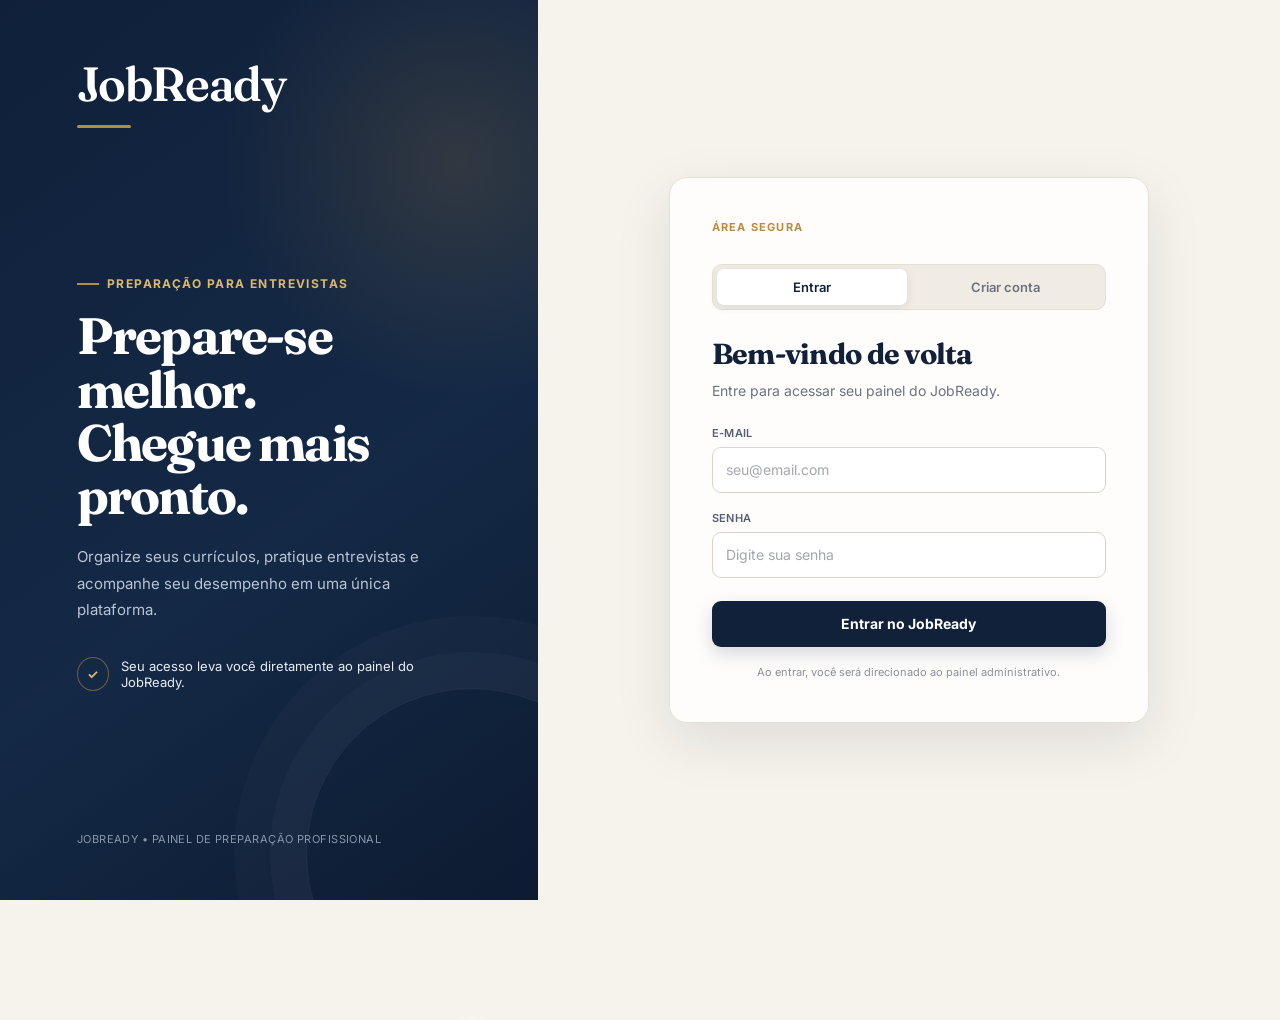
<file: job_correto/jobready-frontend/usuarios.html>
<!DOCTYPE html>
<html lang="pt-br">
<head>
<meta charset="UTF-8">
<meta name="viewport" content="width=device-width, initial-scale=1.0">
<title>JobReady — Perfil</title>
<link rel="preconnect" href="https://fonts.googleapis.com">
<link href="https://fonts.googleapis.com/css2?family=Fraunces:wght@500;600&family=Inter:wght@400;500;600&display=swap" rel="stylesheet">
<link rel="stylesheet" href="css/style.css">
</head>
<body>
<div class="layout">
  <aside class="sidebar" id="sidebar" data-active="perfil"></aside>
  <main class="main">
    <div class="page-header">
      <div>
        <h1>Perfil</h1>
        <p>Gerenciamento do seu perfil da plataforma.</p>
      </div>
    </div>

    <div class="alert" id="crud-alert" style="display:none;"></div>

    <table id="crud-table">
      <thead>
        <tr>
          <th>ID</th>
          <th>Nome</th>
          <th>E-mail</th>
          <th>Criado em</th>
          <th></th>
        </tr>
      </thead>
      <tbody></tbody>
    </table>
    <div class="empty-state" id="empty-state" style="display:none;">Nenhum registro cadastrado ainda.</div>

    <div class="modal-backdrop" id="crud-modal-backdrop">
      <div class="modal">
        <h2 id="crud-modal-title">Novo Usuário</h2>
        <form id="crud-form">
          <div class="field">
            <label>Nome</label>
            <input type="text" name="nome" required>
          </div>
          <div class="field">
            <label>E-mail</label>
            <input type="email" name="email" required>
          </div>
          <div class="field">
            <label>Senha</label>
            <input type="password" name="senha" required>
          </div>

          <div class="modal-actions">
            <button type="button" class="btn btn-secondary" id="btn-cancelar">Cancelar</button>
            <button type="submit" class="btn btn-primary">Salvar</button>
          </div>
        </form>
      </div>
    </div>
  </main>
</div>

<script src="js/config.js"></script>
<script src="js/auth.js"></script>
<script src="js/nav.js"></script>
<script src="js/crud.js"></script>
<script>
initCrudPage({
  resourcePath: "/api/usuarios",
  singular: "Usuário",
  columns: [
    { key: "id", label: "ID" },
    { key: "nome", label: "Nome" },
    { key: "email", label: "E-mail" },
    { key: "criado_em", label: "Criado em" }
  ],
  fields: [
    { name: "nome", type: "text" },
    { name: "email", type: "email" },
    { name: "senha", type: "password" }
  ],
});
</script>
</body>
</html>
</file>
<file: job_correto/jobready-frontend/css/style.css>
:root {
  --navy: #12213A;
  --navy-soft: #1C3155;
  --paper: #F6F3EC;
  --card: #FFFFFF;
  --gold: #B98B3E;
  --sage: #5C8374;
  --danger: #B3492B;
  --ink: #1C1C1C;
  --muted: #6B7280;
  --border: #E4DFD3;
}

* { box-sizing: border-box; }

body {
  margin: 0;
  font-family: 'Inter', -apple-system, sans-serif;
  background: var(--paper);
  color: var(--ink);
}

h1, h2, h3, .brand {
  font-family: 'Fraunces', Georgia, serif;
}

.layout {
  display: flex;
  min-height: 100vh;
}

.sidebar {
  width: 230px;
  background: var(--navy);
  color: #EDE9DD;
  padding: 28px 20px;
  flex-shrink: 0;
}

.sidebar .brand {
  font-size: 26px;
  font-weight: 600;
  color: #fff;
  margin-bottom: 4px;
}

.sidebar .tagline {
  font-size: 12px;
  color: #A9B4C4;
  margin-bottom: 32px;
  letter-spacing: .04em;
  text-transform: uppercase;
}

.sidebar nav a {
  display: block;
  padding: 10px 12px;
  border-radius: 8px;
  color: #D7DCE5;
  text-decoration: none;
  font-size: 14px;
  margin-bottom: 4px;
  border-left: 3px solid transparent;
  transition: background .15s ease;
}

.sidebar nav a:hover { background: var(--navy-soft); }
.sidebar nav a.active {
  background: var(--navy-soft);
  border-left-color: var(--gold);
  color: #fff;
  font-weight: 600;
}

.main {
  flex: 1;
  padding: 40px 48px;
  max-width: 1100px;
}

.page-header {
  display: flex;
  justify-content: space-between;
  align-items: flex-end;
  margin-bottom: 28px;
}

.page-header h1 { font-size: 30px; margin: 0 0 6px; color: var(--navy); }
.page-header p { margin: 0; color: var(--muted); font-size: 14px; }

.btn {
  border: none;
  padding: 10px 18px;
  border-radius: 8px;
  font-size: 14px;
  font-weight: 600;
  cursor: pointer;
  font-family: inherit;
}
.btn-primary { background: var(--navy); color: #fff; }
.btn-primary:hover { background: var(--navy-soft); }
.btn-ai { background: var(--gold); color: #fff; box-shadow: 0 4px 12px rgba(185,139,62,.22); }
.btn-ai:hover { background: #a77932; transform: translateY(-1px); }
.btn-ai:disabled { opacity: .7; cursor: wait; transform: none; }

.row-destaque { animation: destaque-fade 6s ease-out forwards; }
@keyframes destaque-fade {
  0% { background: rgba(185, 139, 62, .22); }
  80% { background: rgba(185, 139, 62, .22); }
  100% { background: transparent; }
}

.filtro-categoria { display: flex; align-items: center; gap: 8px; margin: 0 0 14px; }
.filtro-categoria label { font-size: 13px; color: var(--muted); }
.filtro-categoria select { padding: 6px 10px; border-radius: 8px; border: 1px solid var(--border, #ddd); }
.btn-secondary { background: transparent; color: var(--navy); border: 1px solid var(--border); }
.btn-danger { background: transparent; color: var(--danger); border: 1px solid var(--danger); }
.btn-danger:hover { background: var(--danger); color: #fff; }

.sidebar-account {
  margin-top: 34px;
  padding-top: 18px;
  border-top: 1px solid rgba(255,255,255,.12);
}
.sidebar-profile {
  display: flex;
  align-items: center;
  gap: 10px;
  padding: 8px;
  margin: -8px -8px 12px;
  border-radius: 10px;
  text-decoration: none;
  transition: background .15s ease;
}
.sidebar-profile:hover { background: var(--navy-soft); }
.sidebar-profile.active {
  background: var(--navy-soft);
  box-shadow: inset 3px 0 0 0 var(--gold);
}
.sidebar-avatar {
  flex-shrink: 0;
  width: 36px;
  height: 36px;
  border-radius: 50%;
  display: flex;
  align-items: center;
  justify-content: center;
  background: linear-gradient(135deg, var(--gold), #d8ab5f);
  color: #12213A;
  font: 700 13px Inter, sans-serif;
  letter-spacing: .02em;
}
.sidebar-profile-info {
  display: flex;
  flex-direction: column;
  min-width: 0;
}
.sidebar-profile-info strong {
  color: #fff;
  font-size: 13px;
  font-weight: 600;
  overflow: hidden;
  text-overflow: ellipsis;
  white-space: nowrap;
}
.sidebar-profile-info small {
  color: #A9B4C4;
  font-size: 11px;
}
.logout-link {
  width: 100%;
  border: 1px solid rgba(255,255,255,.18);
  background: rgba(255,255,255,.06);
  color: #EDE9DD;
  border-radius: 9px;
  padding: 10px 12px;
  font: 600 13px Inter, sans-serif;
  cursor: pointer;
  text-align: left;
  transition: .18s ease;
}
.logout-link::before { content: "↪"; margin-right: 8px; }
.logout-link:hover { background: rgba(179,73,43,.18); border-color: rgba(179,73,43,.55); color: #fff; }
.btn-sm { padding: 6px 12px; font-size: 12px; }

table {
  width: 100%;
  border-collapse: collapse;
  background: var(--card);
  border-radius: 10px;
  overflow: hidden;
  box-shadow: 0 1px 3px rgba(18,33,58,.08);
}

thead th {
  background: #EFEAE0;
  text-align: left;
  font-size: 12px;
  letter-spacing: .04em;
  text-transform: uppercase;
  color: var(--muted);
  padding: 12px 16px;
}

tbody td {
  padding: 13px 16px;
  border-top: 1px solid var(--border);
  font-size: 14px;
  vertical-align: top;
}

tbody tr:hover { background: #FBF9F4; }

.actions-cell { white-space: nowrap; text-align: right; }
.actions-cell .btn { margin-left: 6px; }

.empty-state {
  text-align: center;
  padding: 48px 20px;
  color: var(--muted);
}

.modal-backdrop {
  display: none;
  position: fixed;
  inset: 0;
  background: rgba(18,33,58,.45);
  align-items: center;
  justify-content: center;
  z-index: 50;
}
.modal-backdrop.open { display: flex; }

.modal {
  background: var(--card);
  width: 460px;
  max-width: 92vw;
  max-height: 88vh;
  overflow-y: auto;
  border-radius: 12px;
  padding: 28px;
}

.modal h2 { margin: 0 0 10px; font-size: 20px; color: var(--navy); }
.modal-description { margin: 0 0 20px; color: var(--muted); font-size: 13px; line-height: 1.5; }

.field { margin-bottom: 16px; }
.field label {
  display: block;
  font-size: 12px;
  font-weight: 600;
  color: var(--muted);
  margin-bottom: 6px;
  text-transform: uppercase;
  letter-spacing: .03em;
}
.field input, .field select, .field textarea {
  width: 100%;
  padding: 10px 12px;
  border: 1px solid var(--border);
  border-radius: 8px;
  font-family: inherit;
  font-size: 14px;
  background: #FDFCFA;
}
.field textarea { min-height: 80px; resize: vertical; }

.modal-actions {
  display: flex;
  justify-content: flex-end;
  gap: 10px;
  margin-top: 22px;
}

.alert {
  padding: 12px 16px;
  border-radius: 8px;
  font-size: 13px;
  margin-bottom: 18px;
}
.alert-error { background: #FBEAE4; color: var(--danger); }
.alert-success { background: #EAF1EC; color: var(--sage); }

.badge {
  display: inline-block;
  padding: 3px 9px;
  border-radius: 20px;
  font-size: 11px;
  font-weight: 600;
  background: #EFEAE0;
  color: var(--navy);
}

@media (max-width: 760px) {
  .layout { display: block; }
  .sidebar { width: 100%; padding: 18px; }
  .sidebar nav { display: flex; flex-wrap: wrap; gap: 4px; }
  .sidebar nav a { margin-bottom: 0; }
  .main { padding: 28px 18px; }
  .page-header { align-items: flex-start; gap: 18px; flex-direction: column; }
  table { display: block; overflow-x: auto; }
  .modal { width: 520px; }
}
</file>
